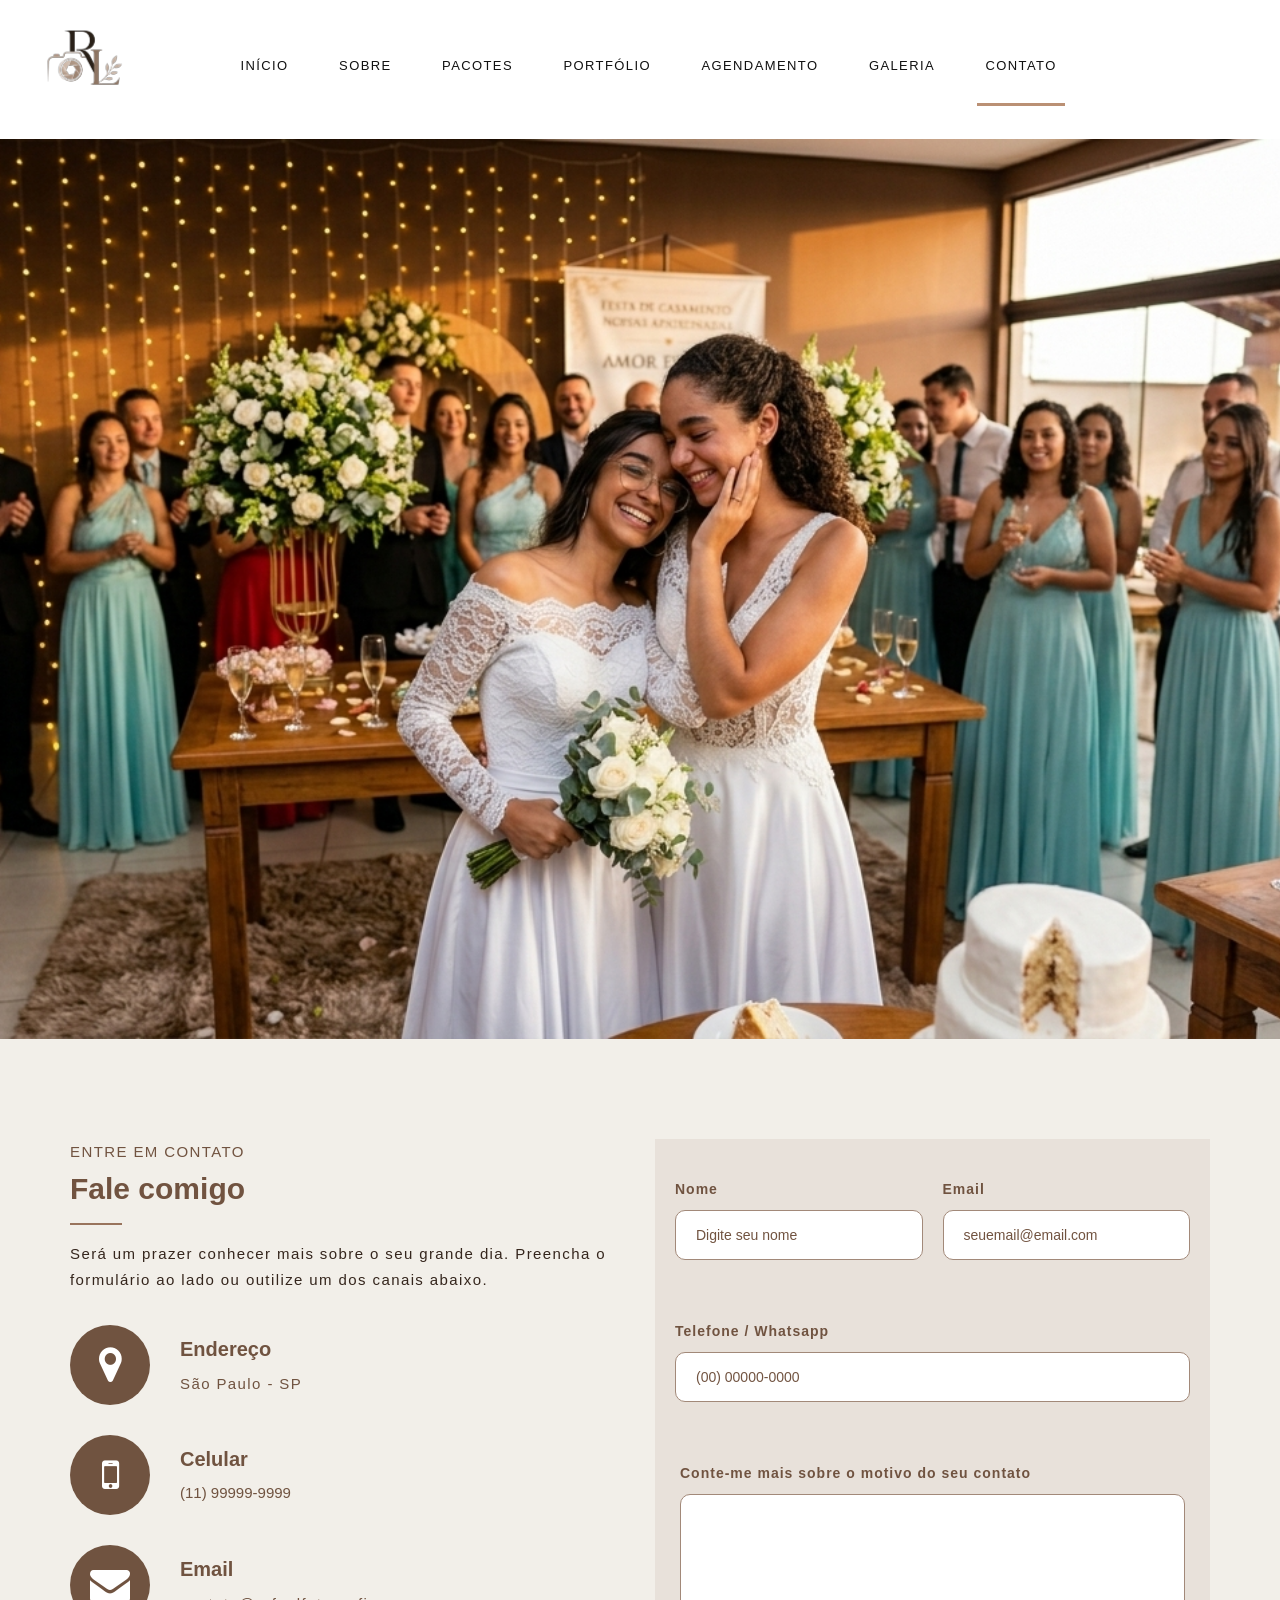
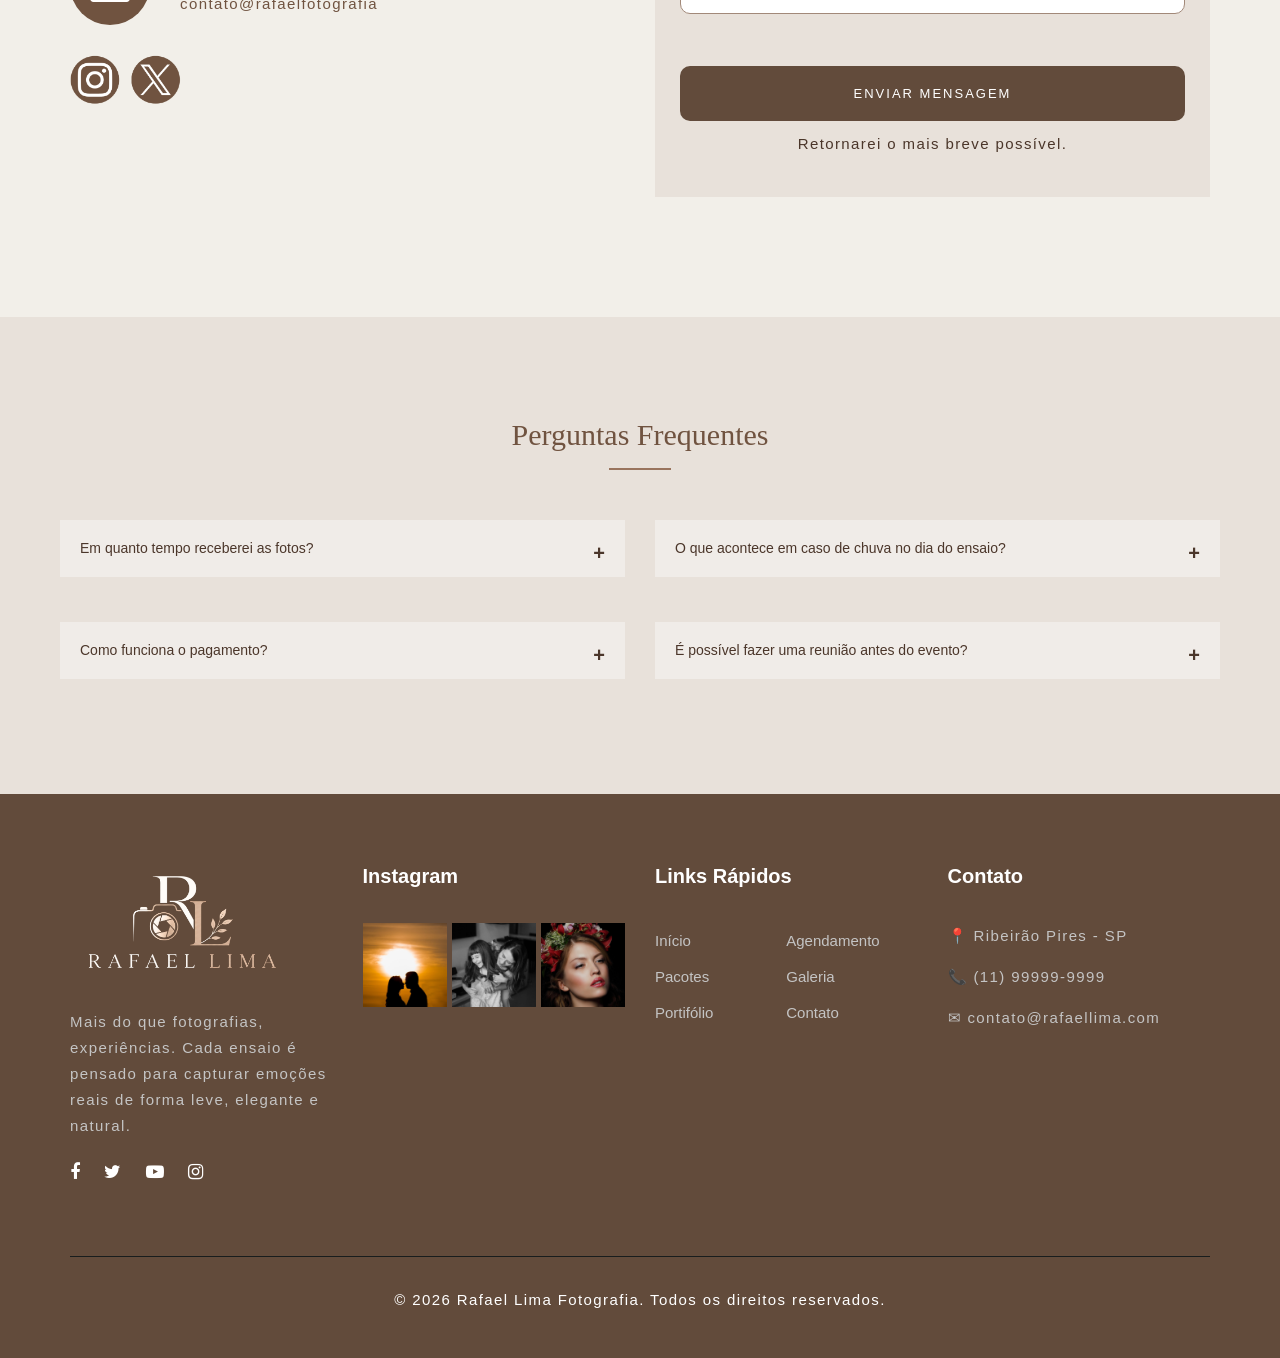
<file: contact.html>
<!DOCTYPE html>
<html lang="zxx">

<head>
    <meta charset="UTF-8">
    <meta name="description" content="Phozogy Template">
    <meta name="keywords" content="Phozogy, unica, creative, html">
    <meta name="viewport" content="width=device-width, initial-scale=1.0">
    <meta http-equiv="X-UA-Compatible" content="ie=edge">
    <title>Rafael Lima | Fotógrafo</title>

    <!-- Google Font -->
    <link href="https://fonts.googleapis.com/css?family=Quantico:400,700&display=swap" rel="stylesheet">
    <link href="https://fonts.googleapis.com/css?family=Open+Sans:400,600,700&display=swap" rel="stylesheet">

    <!-- Css Styles -->
    <link rel="stylesheet" href="css/bootstrap.min.css" type="text/css">
    <link rel="stylesheet" href="css/font-awesome.min.css" type="text/css">
    <link rel="stylesheet" href="css/elegant-icons.css" type="text/css">
    <link rel="stylesheet" href="css/owl.carousel.min.css" type="text/css">
    <link rel="stylesheet" href="css/magnific-popup.css" type="text/css">
    <link rel="stylesheet" href="css/slicknav.min.css" type="text/css">
    <link rel="stylesheet" href="css/style.css" type="text/css">
</head>

<body>
    <!-- Page Preloder -->
    <div id="preloder">
        <div class="loader"></div>
    </div>

    <!-- Header Section Begin -->
    <header class="header-section">
        <div class="container-fluid">
            <div class="row">
                <div class="col-lg-12">
                    <div class="logo" style="display: flex; align-items: center;">
                        <a href="./index.html" style="display: flex; align-items: center;">
                            <img src="img/logo4.svg" alt="" style="height: 55px; width: auto; display: block;">
                        </a>
                    </div>
                    <div class="mobile-menu-icon">
                        ☰
                    </div>
                    <nav class="nav-menu mobile-menu">
                        <ul><br>
                            <li><a href="./index.html">INÍCIO</a></li>
                            <li><a href="index.html#sobre">SOBRE</a></li>
                            <li><a href="pacotes.html">PACOTES</a></li>
                            <li><a href="./portfolio.html">PORTFÓLIO</a></li>
                            <li><a href="agendamento.html">AGENDAMENTO</a></li>
                            <li><a href="login.html">GALERIA</a></li>
                            <li class="active"><a href="contact.html">CONTATO</a></li>
                        </ul>
                    </nav>

                </div>
            </div>
        </div>
        <br>
    </header>
    <!-- Header End -->


    <!-- Contact Section Begin -->

   
    <section class="hero-section">
        <div class="hs-item set-bg" data-setbg="img/maygeo.png"></div>
    </section>

    <section class="contact-section spad">
        <div class="container">
            <div class="row">
                <div class="col-lg-6 col-md-6">
                    <div class="contact-text">
                        <p class="pcontato ">ENTRE EM CONTATO</p>
                        <h3>Fale comigo</h3>
                        <hr>
                        <p>Será um prazer conhecer mais sobre o seu grande dia. Preencha o formulário ao lado ou
                            outilize um dos canais abaixo.</p>
                        <div class="ct-item">
                            <div class="ct-icon">
                                <i class="fa fa-map-marker"></i>
                            </div>
                            <div class="ct-text">
                                <h5>Endereço</h5>
                                <p>São Paulo - SP</p>
                            </div>
                        </div>
                        <div class="ct-item">
                            <div class="ct-icon">
                                <i class="fa fa-mobile"></i>
                            </div>
                            <div class="ct-text">
                                <h5>Celular</h5>
                                <ul>
                                    <li>(11) 99999-9999</li>
                                </ul>
                            </div>
                        </div>
                        <div class="ct-item">
                            <div class="ct-icon">
                                <i class="fa fa-envelope"></i>
                            </div>
                            <div class="ct-text">
                                <h5>Email</h5>
                                <p>contato@rafaelfotografia</p>
                            </div>
                        </div>
                        <img class="iconContato" src="img/iconContato.png">
                    </div>
                    <br>
                </div>
                <div class="col-lg-6 col-md-6">
                    <div class="contact-form">

                        <!--linha 2721-->

                        <form action="#">

                            <div class="form-row">
                                <div class="form-group">
                                    <label for="nome">Nome</label>
                                    <input id="nome" type="text" placeholder="Digite seu nome">
                                </div>

                                <div class="form-group">
                                    <label for="email">Email</label>
                                    <input type="email" placeholder="seuemail@email.com">
                                </div>
                            </div>

                            <div class="form-row">
                                <div class="form-group">
                                    <label for="telefone">Telefone / Whatsapp</label>
                                    <input maxlength="15" id="telefone" type="tel" placeholder="(00) 00000-0000">
                                </div>


                            </div>


                            <label for="descricao">Conte-me mais sobre o motivo do seu contato</label>
                            <textarea id="descricao" placeholder=""></textarea>

                            <button type="submit" class="booking-btn">
                                ENVIAR MENSAGEM
                            </button>
                            <p class="pcontato">Retornarei o mais breve possível.</p>

                        </form>
                    </div> <!---  Fim do contato-form-->
                </div>
            </div>
        </div>
    </section>

    <section class="perguntas"> <!--Começo Perguntas Frequentes-->

        <div class="faq-container">

            <h3 style="font-family: 'Playfair Display',serif;">Perguntas Frequentes</h3>
            <hr>

            <div class="faq-grid">

                <div class="faq-item">
                    <details>
                        <summary>Em quanto tempo receberei as fotos?</summary>
                        <p>O prazo médio é de até 30 dias.</p>
                    </details>
                </div>

                <div class="faq-item">
                    <details>
                        <summary>O que acontece em caso de chuva no dia do ensaio?</summary>
                        <p>Caso as condições climáticas impeçam a realização do ensaio, uma nova data poderá ser
                            agendada sem custos adicionais.</p>
                    </details>
                </div>

                <div class="faq-item">
                    <details>
                        <summary>Como funciona o pagamento?</summary>
                        <p>O pagamento pode ser realizado via Pix, cartão de crédito ou boleto bancário.</p>
                    </details>
                </div>

                <div class="faq-item">
                    <details>
                        <summary>É possível fazer uma reunião antes do evento?</summary>
                        <p>Sim. Realizamos uma conversa prévia para entender suas expectativas, alinhar detalhes e
                            garantir que tudo ocorra da melhor forma possível.</p>
                    </details>
                </div>

            </div>

        </div>

    </section> <!--- Fim perguntas frequentes-->


    <!-- Contact Section End -->


    <!-- Footer Section Begin -->
    <footer class="footer-section">
        <div class="container">
            <div class="row">
                <div class="col-lg-3 col-md-6 col-sm-6">
                    <div class="fs-about">
                        <div class="fa-logo">
                            <a href="#">
                                <img style="width: 220px;" src="img/Design sem nome (1).png" alt="">
                            </a>
                        </div>
                        <p>Mais do que fotografias, experiências.
                            Cada ensaio é pensado para capturar emoções reais de forma leve, elegante e natural.</p>
                        <div class="fa-social">
                            <a href="#"><i class="fa fa-facebook"></i></a>
                            <a href="#"><i class="fa fa-twitter"></i></a>
                            <a href="#"><i class="fa fa-youtube-play"></i></a>
                            <a href="#"><i class="fa fa-instagram"></i></a>
                        </div>
                    </div>
                </div>
                <div class="col-lg-3 col-md-6 col-sm-6">
                    <div class="fs-widget">
                        <h5>Instagram</h5>
                        <div class="fw-instagram">
                            <img src="img/instagram/1.png" alt="">
                            <img src="img/instagram/2.png" alt="">
                            <img src="img/instagram/3.png" alt="">
                        </div>
                    </div>
                </div>
                <div class="col-lg-3 col-md-6 col-sm-6">
                    <div class="fs-widget">
                        <h5>Links Rápidos</h5>
                        <ul>
                            <li><a href="index.html">Início</a></li>
                            <li><a href="pacotes.html">Pacotes</a></li>
                            <li><a href="portfolio.html">Portifólio</a></li>
                        </ul>
                        <ul>
                            <li><a href="agendamento.html">Agendamento</a></li>
                            <li><a href="galeria.html">Galeria</a></li>
                            <li><a href="contact.html">Contato</a></li>
                        </ul>
                    </div>
                </div>
                <div class="col-lg-3 col-md-6 col-sm-6">
                    <div class="fs-widget">
                        <h5>Contato</h5>
                        <p>📍 Ribeirão Pires - SP</p>
                        <p>📞 (11) 99999-9999</p>
                        <p>✉ contato@rafaellima.com</p>






                    </div>
                </div>
                <div class="col-lg-12">
                    <div class="copyright-text">
                        <p>© 2026 Rafael Lima Fotografia. Todos os direitos reservados.


                        </p>
                    </div>
                </div>
            </div>
        </div>
    </footer>
    <!-- Footer Section End -->

    <!-- Search model Begin -->
    <div class="search-model">
        <div class="h-100 d-flex align-items-center justify-content-center">
            <div class="search-close-switch">+</div>
            <form class="search-model-form">
                <input type="text" id="search-input" placeholder="Search here.....">
            </form>
        </div>
    </div>
    <!-- Search model end -->

    <!-- Js Plugins -->
    <script src="js/jquery-3.3.1.min.js"></script>
    <script src="js/bootstrap.min.js"></script>
    <script src="js/jquery.magnific-popup.min.js"></script>
    <script src="js/isotope.pkgd.min.js"></script>
    <script src="js/masonry.pkgd.min.js"></script>
    <script src="js/jquery.slicknav.js"></script>
    <script src="js/owl.carousel.min.js"></script>
    <script src="js/main.js"></script>
    <script src="js/menu.js"></script>
    <script>

        const telefone = document.getElementById('telefone');

        telefone.addEventListener('input', function () {

            let valor = this.value.replace(/\D/g, '');

            valor = valor.replace(/^(\d{2})(\d)/g, '($1) $2');
            valor = valor.replace(/(\d{5})(\d)/, '$1-$2');

            this.value = valor;



        });
        // Primeira letra maiúscula no nome
        const nome = document.getElementById('nome');

        nome.addEventListener('blur', function () {

            this.value = this.value
                .toLowerCase()
                .replace(/\b\w/g, letra => letra.toUpperCase());

        });
    </script>
</body>

</html>
</file>
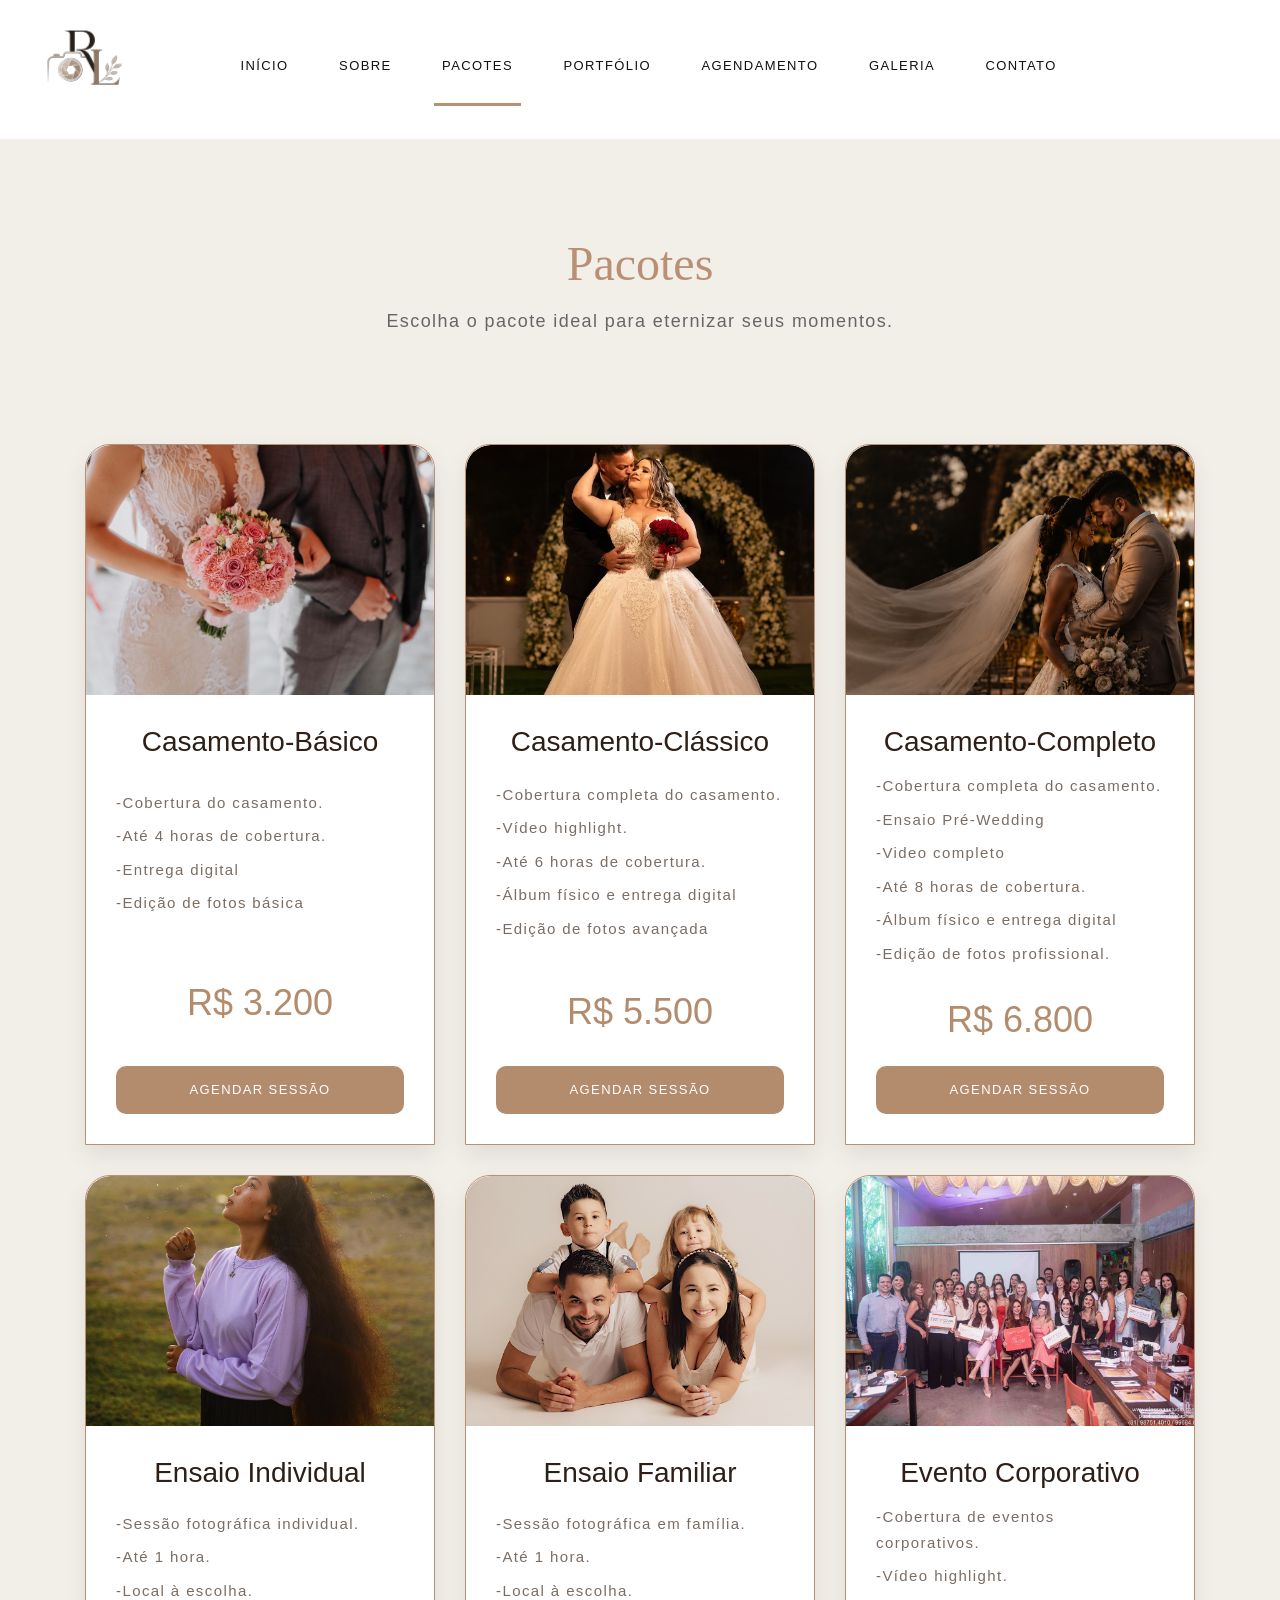
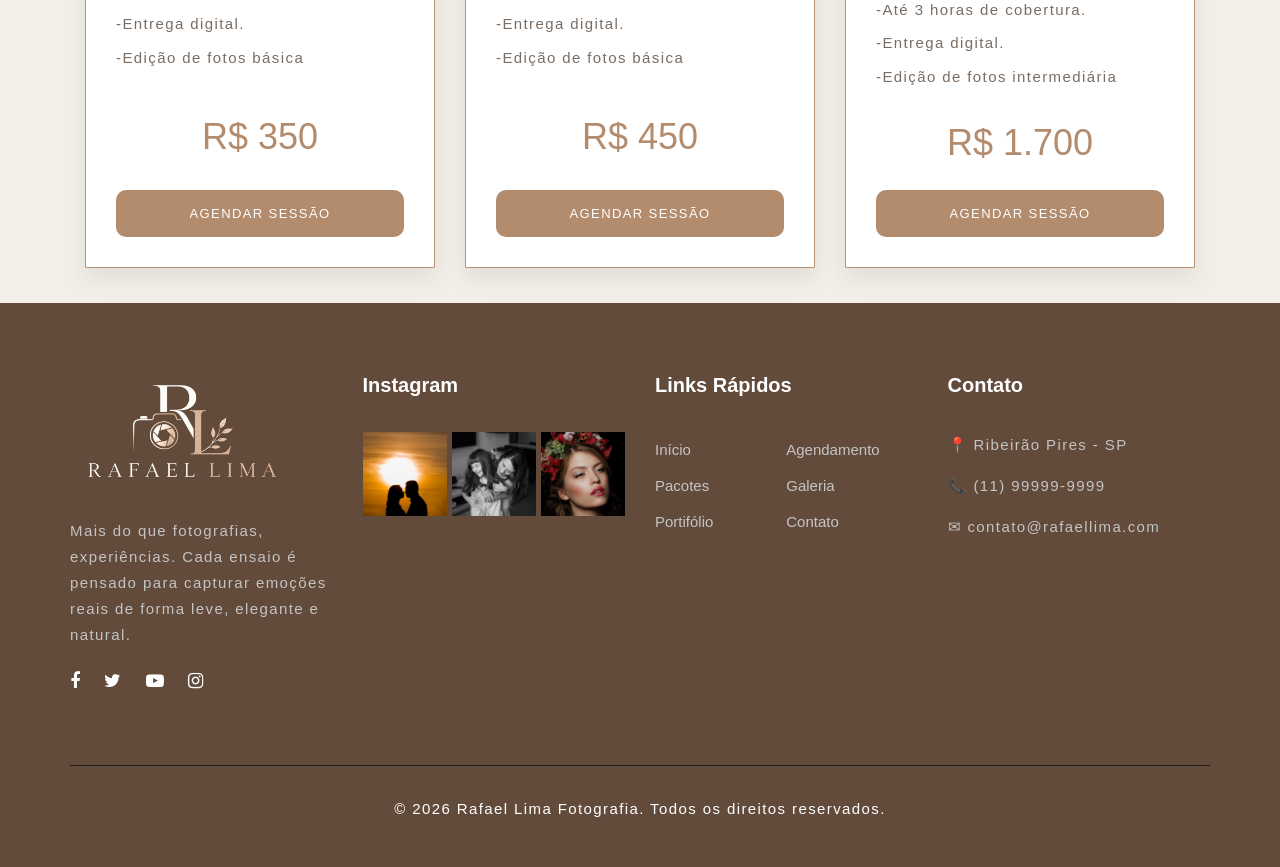
<file: pacotes.html>
<!DOCTYPE html>
<html lang="zxx">

<head>
    <meta charset="UTF-8">
    <meta name="description" content="Phozogy Template">
    <meta name="keywords" content="Phozogy, unica, creative, html">
    <meta name="viewport" content="width=device-width, initial-scale=1.0">
    <meta http-equiv="X-UA-Compatible" content="ie=edge">
    <title>Rafael Lima | Fotógrafo</title>

    <!-- Google Font -->
    <link href="https://fonts.googleapis.com/css?family=Quantico:400,700&display=swap" rel="stylesheet">
    <link href="https://fonts.googleapis.com/css?family=Open+Sans:400,600,700&display=swap" rel="stylesheet">

    <!-- Css Styles -->
    <link rel="stylesheet" href="css/bootstrap.min.css" type="text/css">
    <link rel="stylesheet" href="css/font-awesome.min.css" type="text/css">
    <link rel="stylesheet" href="css/elegant-icons.css" type="text/css">
    <link rel="stylesheet" href="css/owl.carousel.min.css" type="text/css">
    <link rel="stylesheet" href="css/magnific-popup.css" type="text/css">
    <link rel="stylesheet" href="css/slicknav.min.css" type="text/css">
    <link rel="stylesheet" href="css/style.css" type="text/css">
</head>

<body>
    <!-- Page Preloder -->
    <div id="preloder">
        <div class="loader"></div>
    </div>

   <header class="header-section">
        <div class="container-fluid">
            <div class="row">
                <div class="col-lg-12">
                    <div class="logo" style="display: flex; align-items: center;">
                        <a href="./index.html" style="display: flex; align-items: center;">
                            <img src="img/logo4.svg" alt="" style="height: 55px; width: auto; display: block;">
                        </a>
                    </div>
                    <div class="mobile-menu-icon">
                        ☰
                    </div>
                   <nav class="nav-menu mobile-menu">
                        <ul><br>
                            <li><a href="./index.html">INÍCIO</a></li>
                            <li><a href="index.html#sobre">SOBRE</a></li>
                            <li class="active" ><a href="pacotes.html">PACOTES</a></li>
                            <li><a href="./portfolio.html">PORTFÓLIO</a></li>
                            <li><a href="agendamento.html">AGENDAMENTO</a></li>
                            <li><a href="login.html">GALERIA</a></li>
                            <li><a href="contact.html">CONTATO</a></li>
                        </ul>
                    </nav>

                </div>
            </div>
        </div>
        <br>
    </header>
    <!-- Header End -->


    <!--section de pacotes-->
    <br><br><br><br>
    <section class="pricing-section spad">
        <div class="container">

            <div class="section-title pricing-title">
                <h2 style="color: #BA9074; text-align: center;">Pacotes</h2>
                <p style="font-size: 18px;">Escolha o pacote ideal para eternizar seus momentos.</p>
            </div>

            <div class="pricing-cards">

                <!-- CARD1 -->
                <div class="pricing-card">

                    <img src="img/tudo/casamento/9.jpg" alt="Casamento Básico">

                    <div class="card-content">

                        <h3>Casamento-Básico</h3>
                        <div class="cardp">
                            <p>-Cobertura do casamento.</p>
                            <p>-Até 4 horas de cobertura.</p>
                            <p>-Entrega digital</p>
                            <p>-Edição de fotos básica</p>
                        </div>
                        <br>
                        <h2>R$ 3.200</h2>

                        <a href="agendamento.html" class="card-btn">
                            AGENDAR SESSÃO
                        </a>

                    </div>
                </div>

                <!-- CARD2 -->
                <div class="pricing-card">

                    <img src="img/tudo/casamento/2.jpg" alt="Casamento classico">

                    <div class="card-content">

                        <h3>Casamento-Clássico</h3>
                        <div class="cardp">
                            <p>-Cobertura completa do casamento.</p>
                            <p>-Vídeo highlight.</p>
                            <p>-Até 6 horas de cobertura.</p>
                            <p>-Álbum físico e entrega digital</p>
                            <p>-Edição de fotos avançada</p>
                        </div>
                        <br>
                        <h2>R$ 5.500</h2>

                        <a href="agendamento.html" class="card-btn">
                            AGENDAR SESSÃO
                        </a>

                    </div>
                </div>

                <!-- CARD3 -->
                <div class="pricing-card">

                    <img src="img/card1.png" alt="Casamento Completo">

                    <div class="card-content">

                        <h3>Casamento-Completo</h3>
                        <div class="cardp">
                            <p>-Cobertura completa do casamento.</p>
                            <p>-Ensaio Pré-Wedding</p>
                            <p>-Video completo</p>
                            <p>-Até 8 horas de cobertura.</p>
                            <p>-Álbum físico e entrega digital</p>
                            <p>-Edição de fotos profissional.</p>
                        </div>
                        <br>
                        <h2>R$ 6.800</h2>

                        <a href="agendamento.html" class="card-btn">
                            AGENDAR SESSÃO
                        </a>

                    </div>
                </div>

                <!-- CARD4 -->
                <div class="pricing-card">

                    <img src="img/tudo/individual/2.jpg" alt="Casamento Luxo">

                    <div class="card-content">

                        <h3>Ensaio Individual</h3>
                        <div class="cardp">
                            <p>-Sessão fotográfica individual.</p>
                            <p>-Até 1 hora.</p>
                            <p>-Local à escolha.</p>
                            <p>-Entrega digital.</p>
                            <p>-Edição de fotos básica</p>
                        </div>
                        <br>
                        <h2>R$ 350</h2>

                        <a href="agendamento.html" class="card-btn">
                            AGENDAR SESSÃO
                        </a>

                    </div>
                </div>

                <!-- CARD5 -->
                <div class="pricing-card">

                    <img src="img/tudo/familia/1.jpg" alt="Casamento Luxo">

                    <div class="card-content">

                        <h3>Ensaio Familiar</h3>
                        <div class="cardp">
                            <p>-Sessão fotográfica em família.</p>
                            <p>-Até 1 hora.</p>
                            <p>-Local à escolha.</p>
                            <p>-Entrega digital.</p>
                            <p>-Edição de fotos básica</p>

                        </div>
                        <br>
                        <h2>R$ 450</h2>

                        <a href="agendamento.html" class="card-btn">
                            AGENDAR SESSÃO
                        </a>

                    </div>
                </div>

                <!-- CARD6 -->
                <div class="pricing-card">

                    <img src="img/tudo/corporativo/1.jpg" alt="Casamento Luxo">

                    <div class="card-content">

                        <h3>Evento Corporativo</h3>
                        <div class="cardp">
                            <p>-Cobertura de eventos corporativos.</p>
                            <p>-Vídeo highlight. </p>
                            <p>-Até 3 horas de cobertura.</p>
                            <p>-Entrega digital.</p>
                            <p>-Edição de fotos intermediária</p>

                        </div>
                        <br>
                        <h2>R$ 1.700</h2>

                        <a href="agendamento.html" class="card-btn">
                            AGENDAR SESSÃO
                        </a>

                    </div>
                </div>


            </div>
        </div>
    </section>
    <!--fim section de pacotes-->


    <!-- Footer Section Begin -->
    <footer class="footer-section">
        <div class="container">
            <div class="row">
                <div class="col-lg-3 col-md-6 col-sm-6">
                    <div class="fs-about">
                        <div class="fa-logo">
                            <a href="#">
                                <img style="width: 220px;" src="img/Design sem nome (1).png" alt="">
                            </a>
                        </div>
                        <p>Mais do que fotografias, experiências.
                            Cada ensaio é pensado para capturar emoções reais de forma leve, elegante e natural.</p>
                        <div class="fa-social">
                            <a href="#"><i class="fa fa-facebook"></i></a>
                            <a href="#"><i class="fa fa-twitter"></i></a>
                            <a href="#"><i class="fa fa-youtube-play"></i></a>
                            <a href="#"><i class="fa fa-instagram"></i></a>
                        </div>
                    </div>
                </div>
                <div class="col-lg-3 col-md-6 col-sm-6">
                    <div class="fs-widget">
                        <h5>Instagram</h5>
                        <div class="fw-instagram">
                            <img src="img/instagram/1.png" alt="">
                            <img src="img/instagram/2.png" alt="">
                            <img src="img/instagram/3.png" alt="">
                        </div>
                    </div>
                </div>
                <div class="col-lg-3 col-md-6 col-sm-6">
                    <div class="fs-widget">
                        <h5>Links Rápidos</h5>
                        <ul>
                            <li><a href="index.html">Início</a></li>
                            <li><a href="pacotes.html">Pacotes</a></li>
                            <li><a href="portfolio.html">Portifólio</a></li>
                        </ul>
                        <ul>
                            <li><a href="agendamento.html">Agendamento</a></li>
                            <li><a href="galeria.html">Galeria</a></li>
                            <li><a href="contact.html">Contato</a></li>
                        </ul>
                    </div>
                </div>
                <div class="col-lg-3 col-md-6 col-sm-6">
                    <div class="fs-widget">
                        <h5>Contato</h5>
                        <p>📍 Ribeirão Pires - SP</p>
                        <p>📞 (11) 99999-9999</p>
                        <p>✉ contato@rafaellima.com</p>



                    </div>
                </div>
                <div class="col-lg-12">
                    <div class="copyright-text">
                        <p>© 2026 Rafael Lima Fotografia. Todos os direitos reservados.

                        </p>
                    </div>
                </div>
            </div>
        </div>
    </footer>
    <!-- Footer Section End -->

    <!-- Search model Begin -->
    <div class="search-model">
        <div class="h-100 d-flex align-items-center justify-content-center">
            <div class="search-close-switch">+</div>
            <form class="search-model-form">
                <input type="text" id="search-input" placeholder="Search here.....">
            </form>
        </div>
    </div>
    <!-- Search model end -->

    <!-- Js Plugins -->
    <script src="js/jquery-3.3.1.min.js"></script>
    <script src="js/bootstrap.min.js"></script>
    <script src="js/jquery.magnific-popup.min.js"></script>
    <script src="js/isotope.pkgd.min.js"></script>
    <script src="js/masonry.pkgd.min.js"></script>
    <script src="js/jquery.slicknav.js"></script>
    <script src="js/owl.carousel.min.js"></script>
    <script src="js/main.js"></script>
    <script src="js/menu.js"></script>
    <script>
        window.addEventListener("scroll", function () {
            const header = document.querySelector(".header-section");

            if (window.scrollY > 100) {
                header.classList.add("header-normal");
            } else {
                header.classList.remove("header-normal");
            }
        });
    </script>
</body>

</html>
</file>
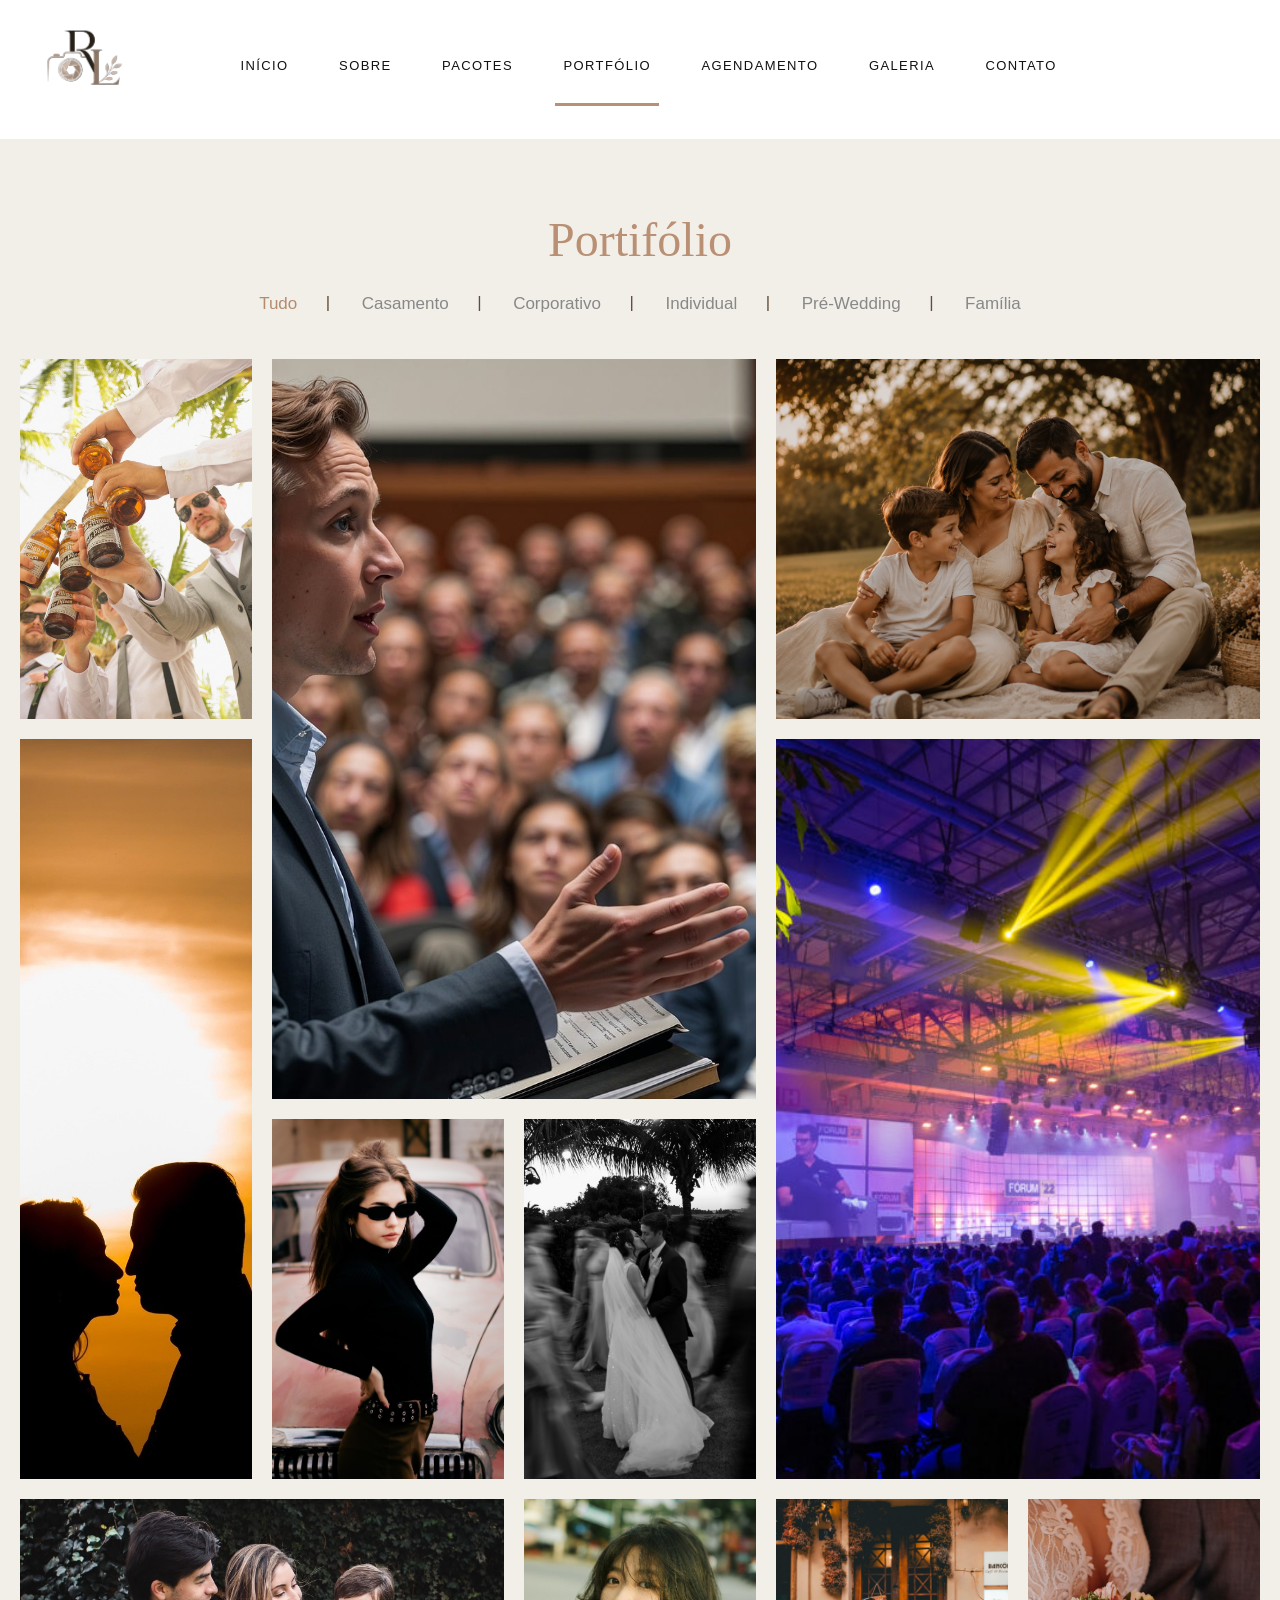
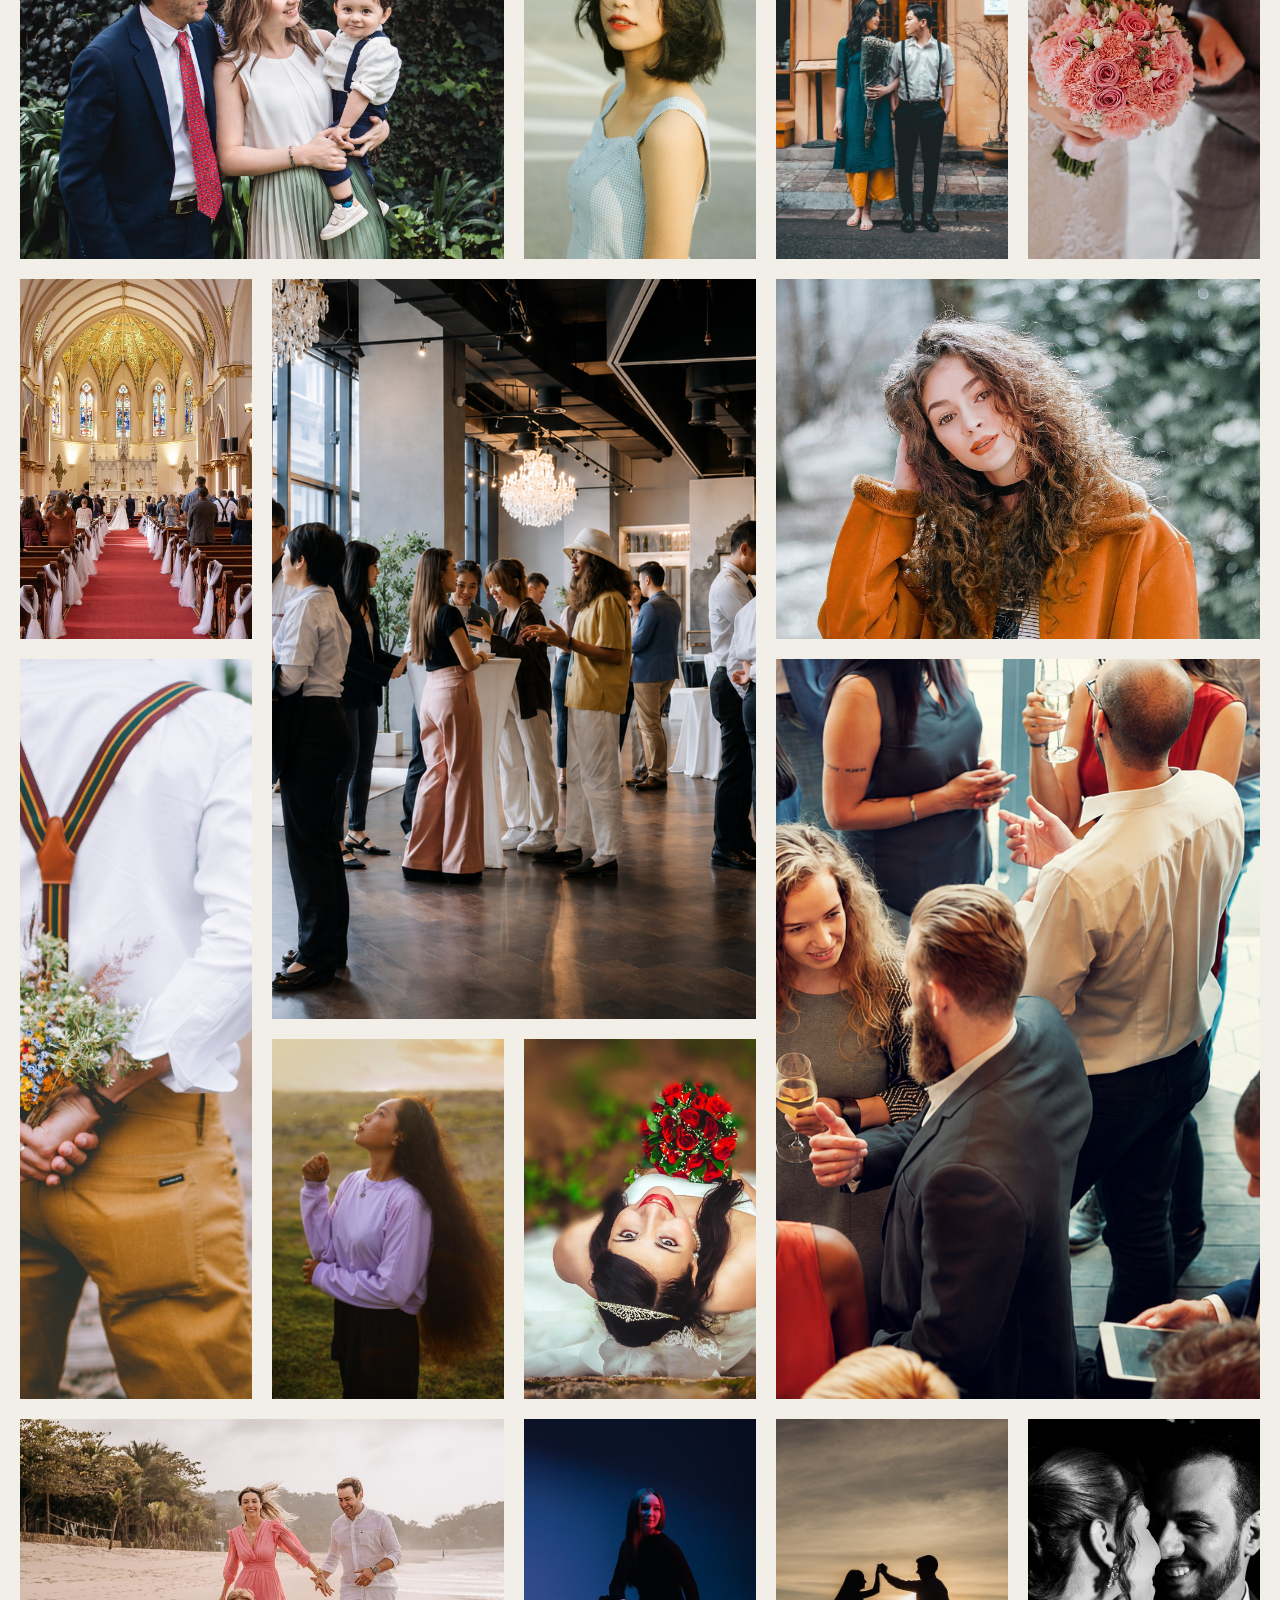
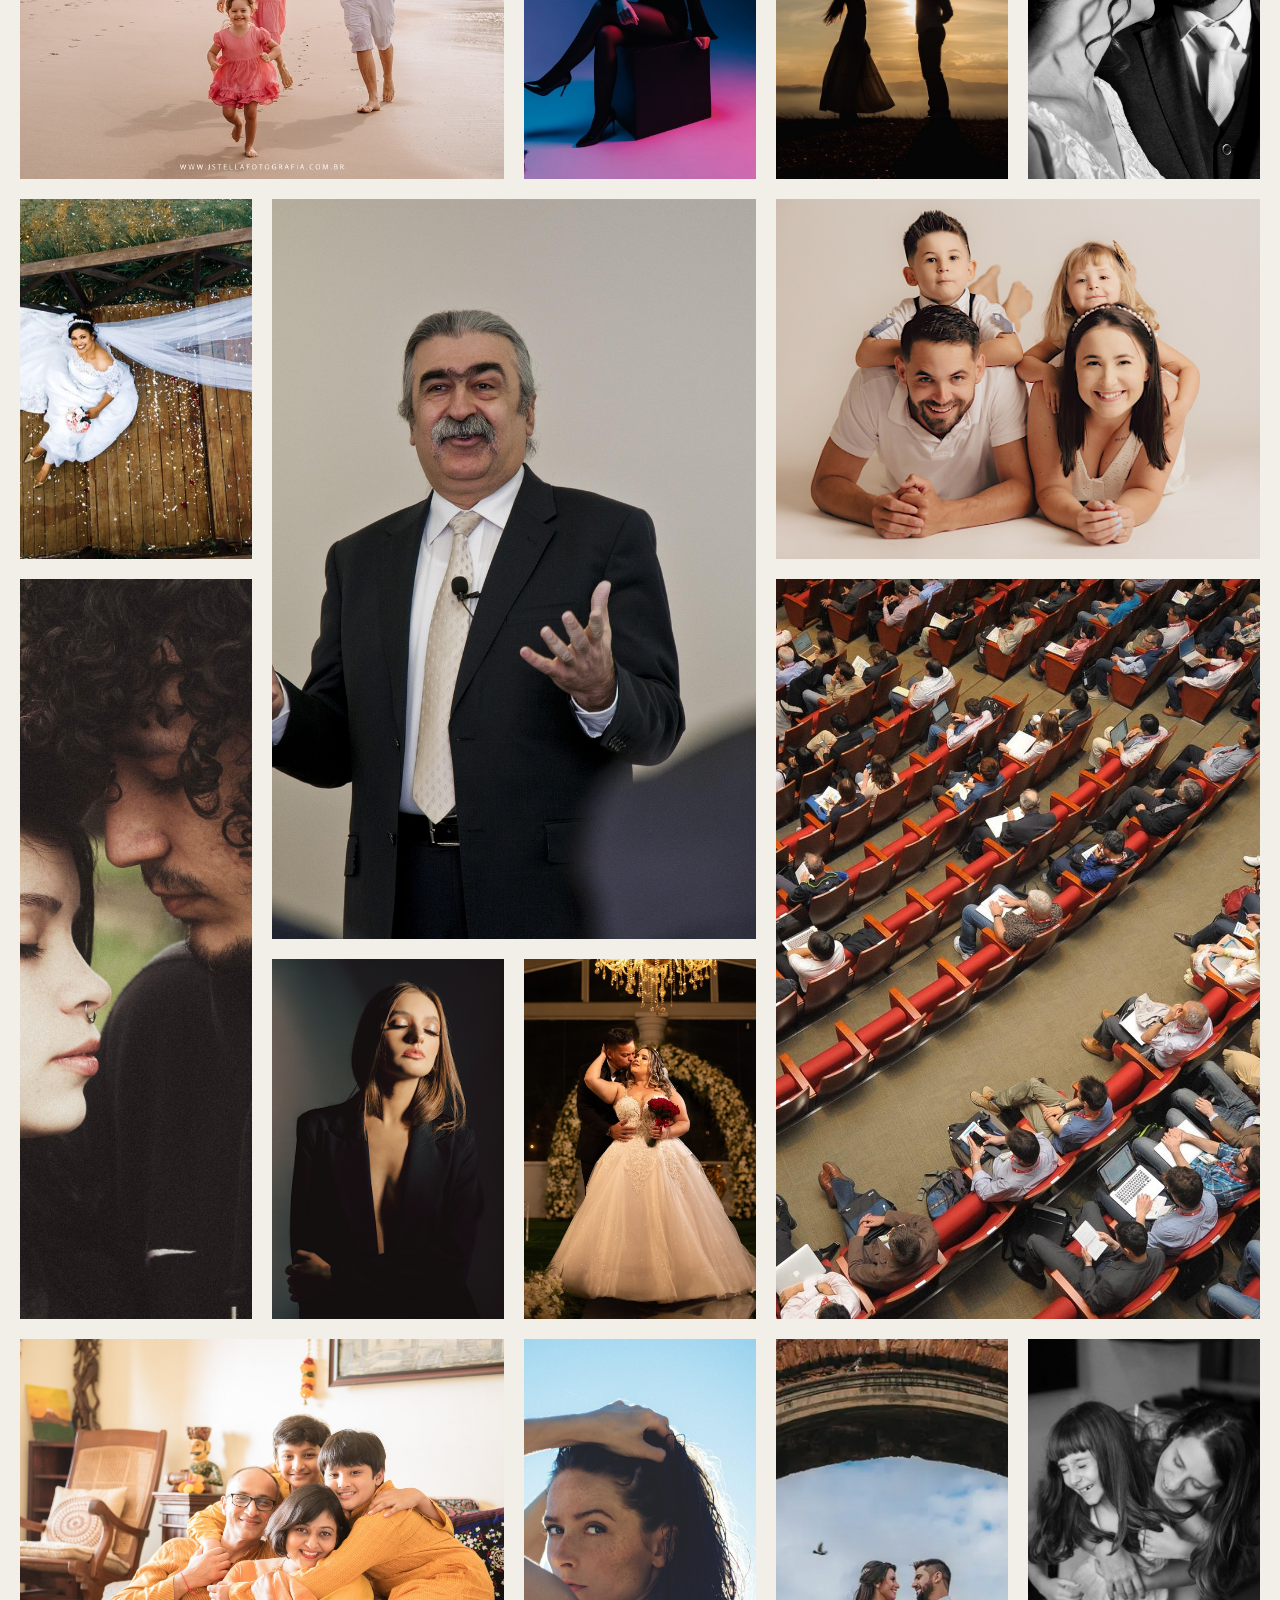
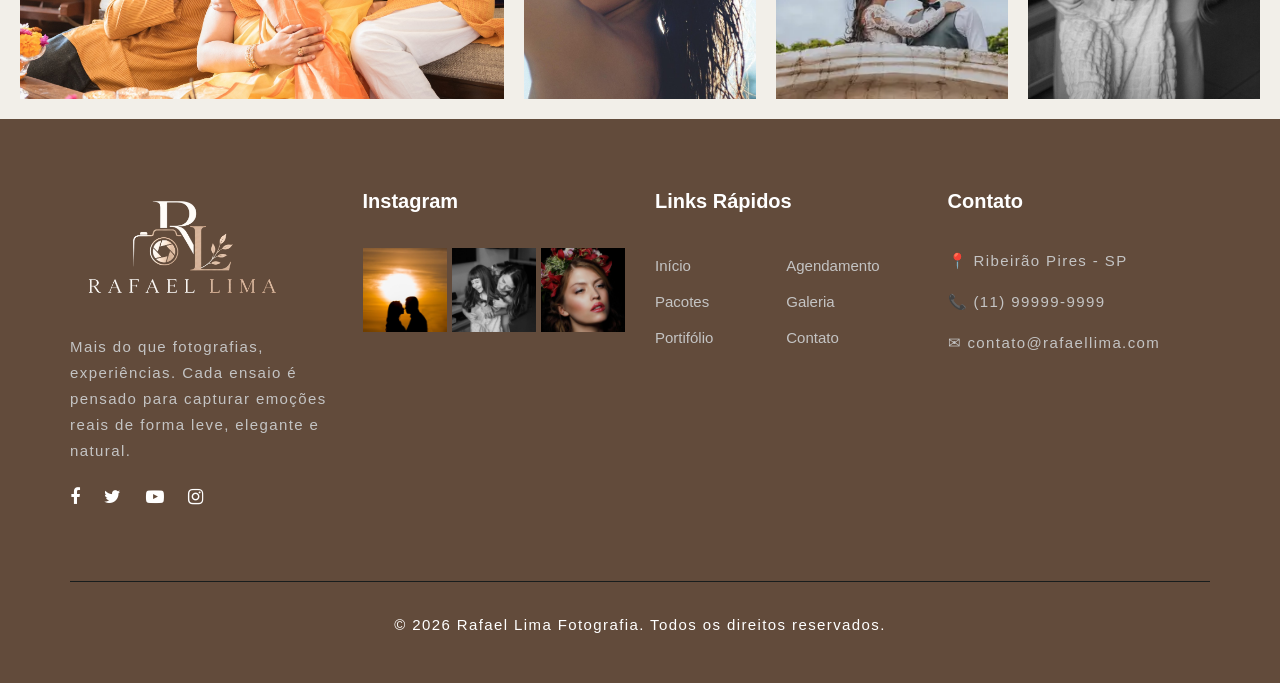
<file: portfolio.html>
<!DOCTYPE html>
<html lang="zxx">

<head>
    <meta charset="UTF-8">
    <meta name="description" content="Phozogy Template">
    <meta name="keywords" content="Phozogy, unica, creative, html">
    <meta name="viewport" content="width=device-width, initial-scale=1.0">
    <meta http-equiv="X-UA-Compatible" content="ie=edge">
    <title>Rafael Lima | Fotógrafo</title>

    <!-- Google Font -->
    <link href="https://fonts.googleapis.com/css?family=Quantico:400,700&display=swap" rel="stylesheet">
    <link href="https://fonts.googleapis.com/css?family=Open+Sans:400,600,700&display=swap" rel="stylesheet">

    <!-- Css Styles -->
    <link rel="stylesheet" href="css/bootstrap.min.css" type="text/css">
    <link rel="stylesheet" href="css/font-awesome.min.css" type="text/css">
    <link rel="stylesheet" href="css/elegant-icons.css" type="text/css">
    <link rel="stylesheet" href="css/owl.carousel.min.css" type="text/css">
    <link rel="stylesheet" href="css/magnific-popup.css" type="text/css">
    <link rel="stylesheet" href="css/slicknav.min.css" type="text/css">
    <link rel="stylesheet" href="css/style.css" type="text/css">
</head>

<body>
    <!-- Page Preloder -->
    <div id="preloder">
        <div class="loader"></div>
    </div>

    <!-- Header Section Begin -->
    <header class="header-section">
        <div class="container-fluid">
            <div class="row">
                <div class="col-lg-12">
                    <div class="logo" style="display: flex; align-items: center;">
                        <a href="./index.html" style="display: flex; align-items: center;">
                            <img src="img/logo4.svg" alt="" style="height: 55px; width: auto; display: block;">
                        </a>
                    </div>
                    <div class="mobile-menu-icon">
                        ☰
                    </div>
                   <nav class="nav-menu mobile-menu">
                        <ul><br>
                            <li><a href="./index.html">INÍCIO</a></li>
                            <li><a href="index.html#sobre">SOBRE</a></li>
                            <li><a href="pacotes.html">PACOTES</a></li>
                            <li  class="active"><a href="./portfolio.html">PORTFÓLIO</a></li>
                            <li><a href="agendamento.html">AGENDAMENTO</a></li>
                            <li><a href="login.html">GALERIA</a></li>
                            <li><a href="contact.html">CONTATO</a></li>
                        </ul>
                    </nav>

                </div>
            </div>
        </div>
        <br>
    </header>
    <!-- Header End -->
    <br><br><br>

    <!-- Portfolio Section Begin -->
    <section class="portfolio-section portfolio-page spad">
        <div class="container">
            <div class="row">
                <div class="col-lg-12">
                    <div class="section-title">
                        <h2 style="color: #BA9074; text-align: center;">Portifólio</h2>
                    </div>
                    <div class="filter-controls">
                        <ul>
                            <li class="active" data-filter="*">Tudo</li>
                            <li data-filter=".casamento">Casamento</li>
                            <li data-filter=".corporativo">Corporativo</li>
                            <li data-filter=".individual">Individual</li>
                            <li data-filter=".prewedding">Pré-Wedding</li>
                            <li data-filter=".familia">Família</li>
                        </ul>
                    </div>
                </div>
            </div>
        </div>
        <div class="container-fluid">
            <div class="row">
                <div class="col-lg-12 p-0">
                    <div class="portfolio-filter">



                        <div class="pf-item set-bg casamento" data-setbg="img/tudo/casamento/7.jpg">
                            <a href="img/tudo/casamento/7.jpg" class="pf-icon image-popup"><span
                                    class="icon_plus"></span></a>
                            <div class="pf-text">
                                <h4>CASAMENTO</h4>

                            </div>
                        </div>

                        <div class="pf-item large-width large-height set-bg corporativo"
                            data-setbg="img/tudo/corporativo/5.jpg">
                            <a href="img/tudo/corporativo/5.jpg" class="pf-icon image-popup"><span
                                    class="icon_plus"></span></a>
                            <div class="pf-text">
                                <h4>CORPORATIVO</h4>

                            </div>
                        </div>

                        <div class="pf-item large-width set-bg familia" data-setbg="img/tudo/familia/11.png">
                            <a href="img/tudo/familia/11.png" class="pf-icon image-popup"><span
                                    class="icon_plus"></span></a>
                            <div class="pf-text">
                                <h4>FAMÍLIA</h4>
                            </div>
                        </div>

                        <div class="pf-item large-height set-bg prewedding" data-setbg="img/tudo/pre-wedding/5.jpg">
                            <a href="img/tudo/pre-wedding/5.jpg" class="pf-icon image-popup"><span
                                    class="icon_plus"></span></a>
                            <div class="pf-text">
                                <h4>PRÉ-WEDDING</h4>
                            </div>
                        </div>

                        <div class="pf-item set-bg individual" data-setbg="img/tudo/individual/5.jpg">
                            <a href="img/tudo/individual/5.jpg" class="pf-icon image-popup"><span
                                    class="icon_plus"></span></a>
                            <div class="pf-text">
                                <h4>INDIVIDUAL</h4>
                            </div>
                        </div>

                        <div class="pf-item set-bg casamento" data-setbg="img/tudo/casamento/8.jpg">
                            <a href="img/tudo/casamento/8.jpg" class="pf-icon image-popup"><span
                                    class="icon_plus"></span></a>
                            <div class="pf-text">
                                <h4>CASAMENTO</h4>
                            </div>
                        </div>

                        <div class="pf-item large-width large-height set-bg corporativo"
                            data-setbg="img/tudo/corporativo/4.jpg">
                            <a href="img/tudo/corporativo/4.jpg" class="pf-icon image-popup"><span
                                    class="icon_plus"></span></a>
                            <div class="pf-text">
                                <h4>CORPORATIVO</h4>
                            </div>
                        </div>

                        <div class="pf-item large-width set-bg familia" data-setbg="img/tudo/familia/8.jpg">
                            <a href="img/tudo/familia/8.jpg" class="pf-icon image-popup"><span
                                    class="icon_plus"></span></a>
                            <div class="pf-text">
                                <h4>FAMÍLIA</h4>
                            </div>
                        </div>
                        <div class="pf-item set-bg individual" data-setbg="img/tudo/individual/10.jpg">
                            <a href="img/tudo/individual/10.jpg" class="pf-icon image-popup"><span
                                    class="icon_plus"></span></a>
                            <div class="pf-text">
                                <h4>INDIVIDUAL</h4>
                            </div>
                        </div>


                        <div class="pf-item set-bg prewedding" data-setbg="img/tudo/pre-wedding/8.jpg">
                            <a href="img/tudo/pre-wedding/8.jpg" class="pf-icon image-popup"><span
                                    class="icon_plus"></span></a>
                            <div class="pf-text">
                                <h4>PRÉ-WEDDING</h4>
                            </div>
                        </div>

                        <div class="pf-item set-bg casamento" data-setbg="img/tudo/casamento/9.jpg">
                            <a href="img/tudo/casamento/9.jpg" class="pf-icon image-popup"><span
                                    class="icon_plus"></span></a>
                            <div class="pf-text">
                                <h4>CASAMENTO</h4>
                            </div>
                        </div>




                        <div class="pf-item set-bg casamento" data-setbg="img/tudo/casamento/4.jpg">
                            <a href="img/tudo/casamento/4.jpg" class="pf-icon image-popup"><span
                                    class="icon_plus"></span></a>
                            <div class="pf-text">
                                <h4>CASAMENTO</h4>

                            </div>
                        </div>

                        <div class="pf-item large-width large-height set-bg corporativo"
                            data-setbg="img/tudo/corporativo/8.png">
                            <a href="img/tudo/corporativo/8.png" class="pf-icon image-popup"><span
                                    class="icon_plus"></span></a>
                            <div class="pf-text">
                                <h4>CORPORATIVO</h4>

                            </div>
                        </div>

                        <div class="pf-item large-width set-bg indiviual" data-setbg="img/tudo/individual/8.jpg">
                            <a href="img/tudo/individual/8.jpg" class="pf-icon image-popup"><span
                                    class="icon_plus"></span></a>
                            <div class="pf-text">
                                <h4>INDIVIDUAL</h4>
                            </div>
                        </div>

                        <div class="pf-item large-height set-bg prewedding" data-setbg="img/tudo/pre-wedding/3.jpg">
                            <a href="img/tudo/pre-wedding/3.jpg" class="pf-icon image-popup"><span
                                    class="icon_plus"></span></a>
                            <div class="pf-text">
                                <h4>PRÉ-WEDDING</h4>
                            </div>
                        </div>

                        <div class="pf-item set-bg individual" data-setbg="img/tudo/individual/2.jpg">
                            <a href="img/tudo/individual/2.jpg" class="pf-icon image-popup"><span
                                    class="icon_plus"></span></a>
                            <div class="pf-text">
                                <h4>INDIVIDUAL</h4>
                            </div>
                        </div>

                        <div class="pf-item set-bg casamento" data-setbg="img/tudo/casamento/5.jpg">
                            <a href="img/tudo/casamento/5.jpg" class="pf-icon image-popup"><span
                                    class="icon_plus"></span></a>
                            <div class="pf-text">
                                <h4>CASAMENTO</h4>
                            </div>
                        </div>

                        <div class="pf-item large-width large-height set-bg corporativo"
                            data-setbg="img/tudo/corporativo/6.png">
                            <a href="img/tudo/corporativo/6.png" class="pf-icon image-popup"><span
                                    class="icon_plus"></span></a>
                            <div class="pf-text">
                                <h4>CORPORATIVO</h4>
                            </div>
                        </div>

                        <div class="pf-item large-width set-bg familia" data-setbg="img/tudo/familia/44.jpg">
                            <a href="img/tudo/familia/44.jpg" class="pf-icon image-popup"><span
                                    class="icon_plus"></span></a>
                            <div class="pf-text">
                                <h4>FAMÍLIA</h4>
                            </div>
                        </div>
                        <div class="pf-item set-bg individual" data-setbg="img/tudo/individual/4.jpg">
                            <a href="img/tudo/individual/4.jpg" class="pf-icon image-popup"><span
                                    class="icon_plus"></span></a>
                            <div class="pf-text">
                                <h4>INDIVIDUAL</h4>
                            </div>
                        </div>


                        <div class="pf-item set-bg prewedding" data-setbg="img/tudo/pre-wedding/4.jpg">
                            <a href="img/tudo/pre-wedding/4.jpg" class="pf-icon image-popup"><span
                                    class="icon_plus"></span></a>
                            <div class="pf-text">
                                <h4>PRÉ-WEDDING</h4>
                            </div>
                        </div>

                        <div class="pf-item set-bg casamento" data-setbg="img/tudo/casamento/6.jpg">
                            <a href="img/tudo/casamento/6.jpg" class="pf-icon image-popup"><span
                                    class="icon_plus"></span></a>
                            <div class="pf-text">
                                <h4>CASAMENTO</h4>
                            </div>
                        </div>



                        
                        <div class="pf-item set-bg casamento" data-setbg="img/tudo/casamento/1.jpg">
                            <a href="img/tudo/casamento/1.jpg" class="pf-icon image-popup"><span
                                    class="icon_plus"></span></a>
                            <div class="pf-text">
                                <h4>CASAMENTO</h4>

                            </div>
                        </div>

                        <div class="pf-item large-width large-height set-bg corporativo"
                            data-setbg="img/tudo/corporativo/3.jpg">
                            <a href="img/tudo/corporativo/3.jpg" class="pf-icon image-popup"><span
                                    class="icon_plus"></span></a>
                            <div class="pf-text">
                                <h4>CORPORATIVO</h4>

                            </div>
                        </div>

                        <div class="pf-item large-width set-bg familia" data-setbg="img/tudo/familia/1.jpg">
                            <a href="img/tudo/familia/1.jpg" class="pf-icon image-popup"><span
                                    class="icon_plus"></span></a>
                            <div class="pf-text">
                                <h4>FAMÍLIA</h4>
                            </div>
                        </div>

                        <div class="pf-item large-height set-bg prewedding" data-setbg="img/tudo/pre-wedding/1.jpg">
                            <a href="img/tudo/pre-wedding/1.jpg" class="pf-icon image-popup"><span
                                    class="icon_plus"></span></a>
                            <div class="pf-text">
                                <h4>PRÉ-WEDDING</h4>
                            </div>
                        </div>

                        <div class="pf-item set-bg individual" data-setbg="img/tudo/individual/1.jpg">
                            <a href="img/tudo/individual/1.jpg" class="pf-icon image-popup"><span
                                    class="icon_plus"></span></a>
                            <div class="pf-text">
                                <h4>INDIVIDUAL</h4>
                            </div>
                        </div>

                        <div class="pf-item set-bg casamento" data-setbg="img/tudo/casamento/2.jpg">
                            <a href="img/tudo/casamento/2.jpg" class="pf-icon image-popup"><span
                                    class="icon_plus"></span></a>
                            <div class="pf-text">
                                <h4>CASAMENTO</h4>
                            </div>
                        </div>

                        <div class="pf-item large-width large-height set-bg corporativo"
                            data-setbg="img/tudo/corporativo/2.jpg">
                            <a href="img/tudo/corporativo/2.jpg" class="pf-icon image-popup"><span
                                    class="icon_plus"></span></a>
                            <div class="pf-text">
                                <h4>CORPORATIVO</h4>
                            </div>
                        </div>

                        <div class="pf-item large-width set-bg familia" data-setbg="img/tudo/familia/3.jpg">
                            <a href="img/tudo/familia/3.jpg" class="pf-icon image-popup"><span
                                    class="icon_plus"></span></a>
                            <div class="pf-text">
                                <h4>FAMÍLIA</h4>
                            </div>
                        </div>
                        <div class="pf-item set-bg individual" data-setbg="img/tudo/individual/3.jpg">
                            <a href="img/tudo/individual/3.jpg" class="pf-icon image-popup"><span
                                    class="icon_plus"></span></a>
                            <div class="pf-text">
                                <h4>INDIVIDUAL</h4>
                            </div>
                        </div>


                        <div class="pf-item set-bg prewedding" data-setbg="img/tudo/pre-wedding/2.webp">
                            <a href="img/tudo/pre-wedding/2.webp" class="pf-icon image-popup"><span
                                    class="icon_plus"></span></a>
                            <div class="pf-text">
                                <h4>PRÉ-WEDDING</h4>
                            </div>
                        </div>

                        <div class="pf-item set-bg familia" data-setbg="img/tudo/familia/9.jpg">
                            <a href="img/tudo/familia/9.jpg" class="pf-icon image-popup"><span
                                    class="icon_plus"></span></a>
                            <div class="pf-text">
                                <h4>FAMÍLIA</h4>
                            </div>
                        </div>

                    </div>
                </div>
            </div>
        </div>
    </section>
    <!-- Portfolio Section End -->

    <!-- Footer Section Begin -->
    <footer class="footer-section">
        <div class="container">
            <div class="row">
                <div class="col-lg-3 col-md-6 col-sm-6">
                    <div class="fs-about">
                        <div class="fa-logo">
                            <a href="#">
                                <img style="width: 220px;" src="img/Design sem nome (1).png" alt="">
                            </a>
                        </div>
                        <p>Mais do que fotografias, experiências.
                            Cada ensaio é pensado para capturar emoções reais de forma leve, elegante e natural.</p>
                        <div class="fa-social">
                            <a href="#"><i class="fa fa-facebook"></i></a>
                            <a href="#"><i class="fa fa-twitter"></i></a>
                            <a href="#"><i class="fa fa-youtube-play"></i></a>
                            <a href="#"><i class="fa fa-instagram"></i></a>
                        </div>
                    </div>
                </div>
                <div class="col-lg-3 col-md-6 col-sm-6">
                    <div class="fs-widget">
                        <h5>Instagram</h5>
                        <div class="fw-instagram">
                            <img src="img/instagram/1.png" alt="">
                            <img src="img/instagram/2.png" alt="">
                            <img src="img/instagram/3.png" alt="">
                        </div>
                    </div>
                </div>
                <div class="col-lg-3 col-md-6 col-sm-6">
                    <div class="fs-widget">
                        <h5>Links Rápidos</h5>
                        <ul>
                            <li><a href="index.html">Início</a></li>
                            <li><a href="pacotes.html">Pacotes</a></li>
                            <li><a href="portfolio.html">Portifólio</a></li>
                        </ul>
                        <ul>
                            <li><a href="agendamento.html">Agendamento</a></li>
                            <li><a href="galeria.html">Galeria</a></li>
                            <li><a href="contato.html">Contato</a></li>
                        </ul>
                    </div>
                </div>
                <div class="col-lg-3 col-md-6 col-sm-6">
                    <div class="fs-widget">
                        <h5>Contato</h5>
                        <p>📍 Ribeirão Pires - SP</p>
                        <p>📞 (11) 99999-9999</p>
                        <p>✉ contato@rafaellima.com</p>



                    </div>
                </div>
                <div class="col-lg-12">
                    <div class="copyright-text">
                        <p>© 2026 Rafael Lima Fotografia. Todos os direitos reservados.

                        </p>
                    </div>
                </div>
            </div>
        </div>
    </footer>
    <!-- Footer Section End -->

    <!-- Search model Begin -->
    <div class="search-model">
        <div class="h-100 d-flex align-items-center justify-content-center">
            <div class="search-close-switch">+</div>
            <form class="search-model-form">
                <input type="text" id="search-input" placeholder="Search here.....">
            </form>
        </div>
    </div>
    <!-- Search model end -->

    <!-- Js Plugins -->
    <script src="js/jquery-3.3.1.min.js"></script>
    <script src="js/bootstrap.min.js"></script>
    <script src="js/jquery.magnific-popup.min.js"></script>
    <script src="js/isotope.pkgd.min.js"></script>
    <script src="js/masonry.pkgd.min.js"></script>
    <script src="js/jquery.slicknav.js"></script>
    <script src="js/owl.carousel.min.js"></script>
    <script src="js/main.js"></script>
    <script src="js/menu.js"></script>
</body>

</html>
</file>
<file: css/elegant-icons.css>
@font-face {
	font-family: 'ElegantIcons';
	src:url('../fonts/ElegantIcons.eot');
	src:url('../fonts/ElegantIcons.eot?#iefix') format('embedded-opentype'),
		url('../fonts/ElegantIcons.woff') format('woff'),
		url('../fonts/ElegantIcons.ttf') format('truetype'),
		url('../fonts/ElegantIcons.svg#ElegantIcons') format('svg');
	font-weight: normal;
	font-style: normal;
}

/* Use the following CSS code if you want to use data attributes for inserting your icons */
[data-icon]:before {
	font-family: 'ElegantIcons';
	content: attr(data-icon);
	speak: none;
	font-weight: normal;
	font-variant: normal;
	text-transform: none;
	line-height: 1;
	-webkit-font-smoothing: antialiased;
	-moz-osx-font-smoothing: grayscale;
}

/* Use the following CSS code if you want to have a class per icon */
/*
Instead of a list of all class selectors,
you can use the generic selector below, but it's slower:
[class*="your-class-prefix"] {
*/
.arrow_up, .arrow_down, .arrow_left, .arrow_right, .arrow_left-up, .arrow_right-up, .arrow_right-down, .arrow_left-down, .arrow-up-down, .arrow_up-down_alt, .arrow_left-right_alt, .arrow_left-right, .arrow_expand_alt2, .arrow_expand_alt, .arrow_condense, .arrow_expand, .arrow_move, .arrow_carrot-up, .arrow_carrot-down, .arrow_carrot-left, .arrow_carrot-right, .arrow_carrot-2up, .arrow_carrot-2down, .arrow_carrot-2left, .arrow_carrot-2right, .arrow_carrot-up_alt2, .arrow_carrot-down_alt2, .arrow_carrot-left_alt2, .arrow_carrot-right_alt2, .arrow_carrot-2up_alt2, .arrow_carrot-2down_alt2, .arrow_carrot-2left_alt2, .arrow_carrot-2right_alt2, .arrow_triangle-up, .arrow_triangle-down, .arrow_triangle-left, .arrow_triangle-right, .arrow_triangle-up_alt2, .arrow_triangle-down_alt2, .arrow_triangle-left_alt2, .arrow_triangle-right_alt2, .arrow_back, .icon_minus-06, .icon_plus, .icon_close, .icon_check, .icon_minus_alt2, .icon_plus_alt2, .icon_close_alt2, .icon_check_alt2, .icon_zoom-out_alt, .icon_zoom-in_alt, .icon_search, .icon_box-empty, .icon_box-selected, .icon_minus-box, .icon_plus-box, .icon_box-checked, .icon_circle-empty, .icon_circle-slelected, .icon_stop_alt2, .icon_stop, .icon_pause_alt2, .icon_pause, .icon_menu, .icon_menu-square_alt2, .icon_menu-circle_alt2, .icon_ul, .icon_ol, .icon_adjust-horiz, .icon_adjust-vert, .icon_document_alt, .icon_documents_alt, .icon_pencil, .icon_pencil-edit_alt, .icon_pencil-edit, .icon_folder-alt, .icon_folder-open_alt, .icon_folder-add_alt, .icon_info_alt, .icon_error-oct_alt, .icon_error-circle_alt, .icon_error-triangle_alt, .icon_question_alt2, .icon_question, .icon_comment_alt, .icon_chat_alt, .icon_vol-mute_alt, .icon_volume-low_alt, .icon_volume-high_alt, .icon_quotations, .icon_quotations_alt2, .icon_clock_alt, .icon_lock_alt, .icon_lock-open_alt, .icon_key_alt, .icon_cloud_alt, .icon_cloud-upload_alt, .icon_cloud-download_alt, .icon_image, .icon_images, .icon_lightbulb_alt, .icon_gift_alt, .icon_house_alt, .icon_genius, .icon_mobile, .icon_tablet, .icon_laptop, .icon_desktop, .icon_camera_alt, .icon_mail_alt, .icon_cone_alt, .icon_ribbon_alt, .icon_bag_alt, .icon_creditcard, .icon_cart_alt, .icon_paperclip, .icon_tag_alt, .icon_tags_alt, .icon_trash_alt, .icon_cursor_alt, .icon_mic_alt, .icon_compass_alt, .icon_pin_alt, .icon_pushpin_alt, .icon_map_alt, .icon_drawer_alt, .icon_toolbox_alt, .icon_book_alt, .icon_calendar, .icon_film, .icon_table, .icon_contacts_alt, .icon_headphones, .icon_lifesaver, .icon_piechart, .icon_refresh, .icon_link_alt, .icon_link, .icon_loading, .icon_blocked, .icon_archive_alt, .icon_heart_alt, .icon_star_alt, .icon_star-half_alt, .icon_star, .icon_star-half, .icon_tools, .icon_tool, .icon_cog, .icon_cogs, .arrow_up_alt, .arrow_down_alt, .arrow_left_alt, .arrow_right_alt, .arrow_left-up_alt, .arrow_right-up_alt, .arrow_right-down_alt, .arrow_left-down_alt, .arrow_condense_alt, .arrow_expand_alt3, .arrow_carrot_up_alt, .arrow_carrot-down_alt, .arrow_carrot-left_alt, .arrow_carrot-right_alt, .arrow_carrot-2up_alt, .arrow_carrot-2dwnn_alt, .arrow_carrot-2left_alt, .arrow_carrot-2right_alt, .arrow_triangle-up_alt, .arrow_triangle-down_alt, .arrow_triangle-left_alt, .arrow_triangle-right_alt, .icon_minus_alt, .icon_plus_alt, .icon_close_alt, .icon_check_alt, .icon_zoom-out, .icon_zoom-in, .icon_stop_alt, .icon_menu-square_alt, .icon_menu-circle_alt, .icon_document, .icon_documents, .icon_pencil_alt, .icon_folder, .icon_folder-open, .icon_folder-add, .icon_folder_upload, .icon_folder_download, .icon_info, .icon_error-circle, .icon_error-oct, .icon_error-triangle, .icon_question_alt, .icon_comment, .icon_chat, .icon_vol-mute, .icon_volume-low, .icon_volume-high, .icon_quotations_alt, .icon_clock, .icon_lock, .icon_lock-open, .icon_key, .icon_cloud, .icon_cloud-upload, .icon_cloud-download, .icon_lightbulb, .icon_gift, .icon_house, .icon_camera, .icon_mail, .icon_cone, .icon_ribbon, .icon_bag, .icon_cart, .icon_tag, .icon_tags, .icon_trash, .icon_cursor, .icon_mic, .icon_compass, .icon_pin, .icon_pushpin, .icon_map, .icon_drawer, .icon_toolbox, .icon_book, .icon_contacts, .icon_archive, .icon_heart, .icon_profile, .icon_group, .icon_grid-2x2, .icon_grid-3x3, .icon_music, .icon_pause_alt, .icon_phone, .icon_upload, .icon_download, .social_facebook, .social_twitter, .social_pinterest, .social_googleplus, .social_tumblr, .social_tumbleupon, .social_wordpress, .social_instagram, .social_dribbble, .social_vimeo, .social_linkedin, .social_rss, .social_deviantart, .social_share, .social_myspace, .social_skype, .social_youtube, .social_picassa, .social_googledrive, .social_flickr, .social_blogger, .social_spotify, .social_delicious, .social_facebook_circle, .social_twitter_circle, .social_pinterest_circle, .social_googleplus_circle, .social_tumblr_circle, .social_stumbleupon_circle, .social_wordpress_circle, .social_instagram_circle, .social_dribbble_circle, .social_vimeo_circle, .social_linkedin_circle, .social_rss_circle, .social_deviantart_circle, .social_share_circle, .social_myspace_circle, .social_skype_circle, .social_youtube_circle, .social_picassa_circle, .social_googledrive_alt2, .social_flickr_circle, .social_blogger_circle, .social_spotify_circle, .social_delicious_circle, .social_facebook_square, .social_twitter_square, .social_pinterest_square, .social_googleplus_square, .social_tumblr_square, .social_stumbleupon_square, .social_wordpress_square, .social_instagram_square, .social_dribbble_square, .social_vimeo_square, .social_linkedin_square, .social_rss_square, .social_deviantart_square, .social_share_square, .social_myspace_square, .social_skype_square, .social_youtube_square, .social_picassa_square, .social_googledrive_square, .social_flickr_square, .social_blogger_square, .social_spotify_square, .social_delicious_square, .icon_printer, .icon_calulator, .icon_building, .icon_floppy, .icon_drive, .icon_search-2, .icon_id, .icon_id-2, .icon_puzzle, .icon_like, .icon_dislike, .icon_mug, .icon_currency, .icon_wallet, .icon_pens, .icon_easel, .icon_flowchart, .icon_datareport, .icon_briefcase, .icon_shield, .icon_percent, .icon_globe, .icon_globe-2, .icon_target, .icon_hourglass, .icon_balance, .icon_rook, .icon_printer-alt, .icon_calculator_alt, .icon_building_alt, .icon_floppy_alt, .icon_drive_alt, .icon_search_alt, .icon_id_alt, .icon_id-2_alt, .icon_puzzle_alt, .icon_like_alt, .icon_dislike_alt, .icon_mug_alt, .icon_currency_alt, .icon_wallet_alt, .icon_pens_alt, .icon_easel_alt, .icon_flowchart_alt, .icon_datareport_alt, .icon_briefcase_alt, .icon_shield_alt, .icon_percent_alt, .icon_globe_alt, .icon_clipboard {
	font-family: 'ElegantIcons';
	speak: none;
	font-style: normal;
	font-weight: normal;
	font-variant: normal;
	text-transform: none;
	line-height: 1;
	-webkit-font-smoothing: antialiased;
}
.arrow_up:before {
	content: "\21";
}
.arrow_down:before {
	content: "\22";
}
.arrow_left:before {
	content: "\23";
}
.arrow_right:before {
	content: "\24";
}
.arrow_left-up:before {
	content: "\25";
}
.arrow_right-up:before {
	content: "\26";
}
.arrow_right-down:before {
	content: "\27";
}
.arrow_left-down:before {
	content: "\28";
}
.arrow-up-down:before {
	content: "\29";
}
.arrow_up-down_alt:before {
	content: "\2a";
}
.arrow_left-right_alt:before {
	content: "\2b";
}
.arrow_left-right:before {
	content: "\2c";
}
.arrow_expand_alt2:before {
	content: "\2d";
}
.arrow_expand_alt:before {
	content: "\2e";
}
.arrow_condense:before {
	content: "\2f";
}
.arrow_expand:before {
	content: "\30";
}
.arrow_move:before {
	content: "\31";
}
.arrow_carrot-up:before {
	content: "\32";
}
.arrow_carrot-down:before {
	content: "\33";
}
.arrow_carrot-left:before {
	content: "\34";
}
.arrow_carrot-right:before {
	content: "\35";
}
.arrow_carrot-2up:before {
	content: "\36";
}
.arrow_carrot-2down:before {
	content: "\37";
}
.arrow_carrot-2left:before {
	content: "\38";
}
.arrow_carrot-2right:before {
	content: "\39";
}
.arrow_carrot-up_alt2:before {
	content: "\3a";
}
.arrow_carrot-down_alt2:before {
	content: "\3b";
}
.arrow_carrot-left_alt2:before {
	content: "\3c";
}
.arrow_carrot-right_alt2:before {
	content: "\3d";
}
.arrow_carrot-2up_alt2:before {
	content: "\3e";
}
.arrow_carrot-2down_alt2:before {
	content: "\3f";
}
.arrow_carrot-2left_alt2:before {
	content: "\40";
}
.arrow_carrot-2right_alt2:before {
	content: "\41";
}
.arrow_triangle-up:before {
	content: "\42";
}
.arrow_triangle-down:before {
	content: "\43";
}
.arrow_triangle-left:before {
	content: "\44";
}
.arrow_triangle-right:before {
	content: "\45";
}
.arrow_triangle-up_alt2:before {
	content: "\46";
}
.arrow_triangle-down_alt2:before {
	content: "\47";
}
.arrow_triangle-left_alt2:before {
	content: "\48";
}
.arrow_triangle-right_alt2:before {
	content: "\49";
}
.arrow_back:before {
	content: "\4a";
}
.icon_minus-06:before {
	content: "\4b";
}
.icon_plus:before {
	content: "\4c";
}
.icon_close:before {
	content: "\4d";
}
.icon_check:before {
	content: "\4e";
}
.icon_minus_alt2:before {
	content: "\4f";
}
.icon_plus_alt2:before {
	content: "\50";
}
.icon_close_alt2:before {
	content: "\51";
}
.icon_check_alt2:before {
	content: "\52";
}
.icon_zoom-out_alt:before {
	content: "\53";
}
.icon_zoom-in_alt:before {
	content: "\54";
}
.icon_search:before {
	content: "\55";
}
.icon_box-empty:before {
	content: "\56";
}
.icon_box-selected:before {
	content: "\57";
}
.icon_minus-box:before {
	content: "\58";
}
.icon_plus-box:before {
	content: "\59";
}
.icon_box-checked:before {
	content: "\5a";
}
.icon_circle-empty:before {
	content: "\5b";
}
.icon_circle-slelected:before {
	content: "\5c";
}
.icon_stop_alt2:before {
	content: "\5d";
}
.icon_stop:before {
	content: "\5e";
}
.icon_pause_alt2:before {
	content: "\5f";
}
.icon_pause:before {
	content: "\60";
}
.icon_menu:before {
	content: "\61";
}
.icon_menu-square_alt2:before {
	content: "\62";
}
.icon_menu-circle_alt2:before {
	content: "\63";
}
.icon_ul:before {
	content: "\64";
}
.icon_ol:before {
	content: "\65";
}
.icon_adjust-horiz:before {
	content: "\66";
}
.icon_adjust-vert:before {
	content: "\67";
}
.icon_document_alt:before {
	content: "\68";
}
.icon_documents_alt:before {
	content: "\69";
}
.icon_pencil:before {
	content: "\6a";
}
.icon_pencil-edit_alt:before {
	content: "\6b";
}
.icon_pencil-edit:before {
	content: "\6c";
}
.icon_folder-alt:before {
	content: "\6d";
}
.icon_folder-open_alt:before {
	content: "\6e";
}
.icon_folder-add_alt:before {
	content: "\6f";
}
.icon_info_alt:before {
	content: "\70";
}
.icon_error-oct_alt:before {
	content: "\71";
}
.icon_error-circle_alt:before {
	content: "\72";
}
.icon_error-triangle_alt:before {
	content: "\73";
}
.icon_question_alt2:before {
	content: "\74";
}
.icon_question:before {
	content: "\75";
}
.icon_comment_alt:before {
	content: "\76";
}
.icon_chat_alt:before {
	content: "\77";
}
.icon_vol-mute_alt:before {
	content: "\78";
}
.icon_volume-low_alt:before {
	content: "\79";
}
.icon_volume-high_alt:before {
	content: "\7a";
}
.icon_quotations:before {
	content: "\7b";
}
.icon_quotations_alt2:before {
	content: "\7c";
}
.icon_clock_alt:before {
	content: "\7d";
}
.icon_lock_alt:before {
	content: "\7e";
}
.icon_lock-open_alt:before {
	content: "\e000";
}
.icon_key_alt:before {
	content: "\e001";
}
.icon_cloud_alt:before {
	content: "\e002";
}
.icon_cloud-upload_alt:before {
	content: "\e003";
}
.icon_cloud-download_alt:before {
	content: "\e004";
}
.icon_image:before {
	content: "\e005";
}
.icon_images:before {
	content: "\e006";
}
.icon_lightbulb_alt:before {
	content: "\e007";
}
.icon_gift_alt:before {
	content: "\e008";
}
.icon_house_alt:before {
	content: "\e009";
}
.icon_genius:before {
	content: "\e00a";
}
.icon_mobile:before {
	content: "\e00b";
}
.icon_tablet:before {
	content: "\e00c";
}
.icon_laptop:before {
	content: "\e00d";
}
.icon_desktop:before {
	content: "\e00e";
}
.icon_camera_alt:before {
	content: "\e00f";
}
.icon_mail_alt:before {
	content: "\e010";
}
.icon_cone_alt:before {
	content: "\e011";
}
.icon_ribbon_alt:before {
	content: "\e012";
}
.icon_bag_alt:before {
	content: "\e013";
}
.icon_creditcard:before {
	content: "\e014";
}
.icon_cart_alt:before {
	content: "\e015";
}
.icon_paperclip:before {
	content: "\e016";
}
.icon_tag_alt:before {
	content: "\e017";
}
.icon_tags_alt:before {
	content: "\e018";
}
.icon_trash_alt:before {
	content: "\e019";
}
.icon_cursor_alt:before {
	content: "\e01a";
}
.icon_mic_alt:before {
	content: "\e01b";
}
.icon_compass_alt:before {
	content: "\e01c";
}
.icon_pin_alt:before {
	content: "\e01d";
}
.icon_pushpin_alt:before {
	content: "\e01e";
}
.icon_map_alt:before {
	content: "\e01f";
}
.icon_drawer_alt:before {
	content: "\e020";
}
.icon_toolbox_alt:before {
	content: "\e021";
}
.icon_book_alt:before {
	content: "\e022";
}
.icon_calendar:before {
	content: "\e023";
}
.icon_film:before {
	content: "\e024";
}
.icon_table:before {
	content: "\e025";
}
.icon_contacts_alt:before {
	content: "\e026";
}
.icon_headphones:before {
	content: "\e027";
}
.icon_lifesaver:before {
	content: "\e028";
}
.icon_piechart:before {
	content: "\e029";
}
.icon_refresh:before {
	content: "\e02a";
}
.icon_link_alt:before {
	content: "\e02b";
}
.icon_link:before {
	content: "\e02c";
}
.icon_loading:before {
	content: "\e02d";
}
.icon_blocked:before {
	content: "\e02e";
}
.icon_archive_alt:before {
	content: "\e02f";
}
.icon_heart_alt:before {
	content: "\e030";
}
.icon_star_alt:before {
	content: "\e031";
}
.icon_star-half_alt:before {
	content: "\e032";
}
.icon_star:before {
	content: "\e033";
}
.icon_star-half:before {
	content: "\e034";
}
.icon_tools:before {
	content: "\e035";
}
.icon_tool:before {
	content: "\e036";
}
.icon_cog:before {
	content: "\e037";
}
.icon_cogs:before {
	content: "\e038";
}
.arrow_up_alt:before {
	content: "\e039";
}
.arrow_down_alt:before {
	content: "\e03a";
}
.arrow_left_alt:before {
	content: "\e03b";
}
.arrow_right_alt:before {
	content: "\e03c";
}
.arrow_left-up_alt:before {
	content: "\e03d";
}
.arrow_right-up_alt:before {
	content: "\e03e";
}
.arrow_right-down_alt:before {
	content: "\e03f";
}
.arrow_left-down_alt:before {
	content: "\e040";
}
.arrow_condense_alt:before {
	content: "\e041";
}
.arrow_expand_alt3:before {
	content: "\e042";
}
.arrow_carrot_up_alt:before {
	content: "\e043";
}
.arrow_carrot-down_alt:before {
	content: "\e044";
}
.arrow_carrot-left_alt:before {
	content: "\e045";
}
.arrow_carrot-right_alt:before {
	content: "\e046";
}
.arrow_carrot-2up_alt:before {
	content: "\e047";
}
.arrow_carrot-2dwnn_alt:before {
	content: "\e048";
}
.arrow_carrot-2left_alt:before {
	content: "\e049";
}
.arrow_carrot-2right_alt:before {
	content: "\e04a";
}
.arrow_triangle-up_alt:before {
	content: "\e04b";
}
.arrow_triangle-down_alt:before {
	content: "\e04c";
}
.arrow_triangle-left_alt:before {
	content: "\e04d";
}
.arrow_triangle-right_alt:before {
	content: "\e04e";
}
.icon_minus_alt:before {
	content: "\e04f";
}
.icon_plus_alt:before {
	content: "\e050";
}
.icon_close_alt:before {
	content: "\e051";
}
.icon_check_alt:before {
	content: "\e052";
}
.icon_zoom-out:before {
	content: "\e053";
}
.icon_zoom-in:before {
	content: "\e054";
}
.icon_stop_alt:before {
	content: "\e055";
}
.icon_menu-square_alt:before {
	content: "\e056";
}
.icon_menu-circle_alt:before {
	content: "\e057";
}
.icon_document:before {
	content: "\e058";
}
.icon_documents:before {
	content: "\e059";
}
.icon_pencil_alt:before {
	content: "\e05a";
}
.icon_folder:before {
	content: "\e05b";
}
.icon_folder-open:before {
	content: "\e05c";
}
.icon_folder-add:before {
	content: "\e05d";
}
.icon_folder_upload:before {
	content: "\e05e";
}
.icon_folder_download:before {
	content: "\e05f";
}
.icon_info:before {
	content: "\e060";
}
.icon_error-circle:before {
	content: "\e061";
}
.icon_error-oct:before {
	content: "\e062";
}
.icon_error-triangle:before {
	content: "\e063";
}
.icon_question_alt:before {
	content: "\e064";
}
.icon_comment:before {
	content: "\e065";
}
.icon_chat:before {
	content: "\e066";
}
.icon_vol-mute:before {
	content: "\e067";
}
.icon_volume-low:before {
	content: "\e068";
}
.icon_volume-high:before {
	content: "\e069";
}
.icon_quotations_alt:before {
	content: "\e06a";
}
.icon_clock:before {
	content: "\e06b";
}
.icon_lock:before {
	content: "\e06c";
}
.icon_lock-open:before {
	content: "\e06d";
}
.icon_key:before {
	content: "\e06e";
}
.icon_cloud:before {
	content: "\e06f";
}
.icon_cloud-upload:before {
	content: "\e070";
}
.icon_cloud-download:before {
	content: "\e071";
}
.icon_lightbulb:before {
	content: "\e072";
}
.icon_gift:before {
	content: "\e073";
}
.icon_house:before {
	content: "\e074";
}
.icon_camera:before {
	content: "\e075";
}
.icon_mail:before {
	content: "\e076";
}
.icon_cone:before {
	content: "\e077";
}
.icon_ribbon:before {
	content: "\e078";
}
.icon_bag:before {
	content: "\e079";
}
.icon_cart:before {
	content: "\e07a";
}
.icon_tag:before {
	content: "\e07b";
}
.icon_tags:before {
	content: "\e07c";
}
.icon_trash:before {
	content: "\e07d";
}
.icon_cursor:before {
	content: "\e07e";
}
.icon_mic:before {
	content: "\e07f";
}
.icon_compass:before {
	content: "\e080";
}
.icon_pin:before {
	content: "\e081";
}
.icon_pushpin:before {
	content: "\e082";
}
.icon_map:before {
	content: "\e083";
}
.icon_drawer:before {
	content: "\e084";
}
.icon_toolbox:before {
	content: "\e085";
}
.icon_book:before {
	content: "\e086";
}
.icon_contacts:before {
	content: "\e087";
}
.icon_archive:before {
	content: "\e088";
}
.icon_heart:before {
	content: "\e089";
}
.icon_profile:before {
	content: "\e08a";
}
.icon_group:before {
	content: "\e08b";
}
.icon_grid-2x2:before {
	content: "\e08c";
}
.icon_grid-3x3:before {
	content: "\e08d";
}
.icon_music:before {
	content: "\e08e";
}
.icon_pause_alt:before {
	content: "\e08f";
}
.icon_phone:before {
	content: "\e090";
}
.icon_upload:before {
	content: "\e091";
}
.icon_download:before {
	content: "\e092";
}
.social_facebook:before {
	content: "\e093";
}
.social_twitter:before {
	content: "\e094";
}
.social_pinterest:before {
	content: "\e095";
}
.social_googleplus:before {
	content: "\e096";
}
.social_tumblr:before {
	content: "\e097";
}
.social_tumbleupon:before {
	content: "\e098";
}
.social_wordpress:before {
	content: "\e099";
}
.social_instagram:before {
	content: "\e09a";
}
.social_dribbble:before {
	content: "\e09b";
}
.social_vimeo:before {
	content: "\e09c";
}
.social_linkedin:before {
	content: "\e09d";
}
.social_rss:before {
	content: "\e09e";
}
.social_deviantart:before {
	content: "\e09f";
}
.social_share:before {
	content: "\e0a0";
}
.social_myspace:before {
	content: "\e0a1";
}
.social_skype:before {
	content: "\e0a2";
}
.social_youtube:before {
	content: "\e0a3";
}
.social_picassa:before {
	content: "\e0a4";
}
.social_googledrive:before {
	content: "\e0a5";
}
.social_flickr:before {
	content: "\e0a6";
}
.social_blogger:before {
	content: "\e0a7";
}
.social_spotify:before {
	content: "\e0a8";
}
.social_delicious:before {
	content: "\e0a9";
}
.social_facebook_circle:before {
	content: "\e0aa";
}
.social_twitter_circle:before {
	content: "\e0ab";
}
.social_pinterest_circle:before {
	content: "\e0ac";
}
.social_googleplus_circle:before {
	content: "\e0ad";
}
.social_tumblr_circle:before {
	content: "\e0ae";
}
.social_stumbleupon_circle:before {
	content: "\e0af";
}
.social_wordpress_circle:before {
	content: "\e0b0";
}
.social_instagram_circle:before {
	content: "\e0b1";
}
.social_dribbble_circle:before {
	content: "\e0b2";
}
.social_vimeo_circle:before {
	content: "\e0b3";
}
.social_linkedin_circle:before {
	content: "\e0b4";
}
.social_rss_circle:before {
	content: "\e0b5";
}
.social_deviantart_circle:before {
	content: "\e0b6";
}
.social_share_circle:before {
	content: "\e0b7";
}
.social_myspace_circle:before {
	content: "\e0b8";
}
.social_skype_circle:before {
	content: "\e0b9";
}
.social_youtube_circle:before {
	content: "\e0ba";
}
.social_picassa_circle:before {
	content: "\e0bb";
}
.social_googledrive_alt2:before {
	content: "\e0bc";
}
.social_flickr_circle:before {
	content: "\e0bd";
}
.social_blogger_circle:before {
	content: "\e0be";
}
.social_spotify_circle:before {
	content: "\e0bf";
}
.social_delicious_circle:before {
	content: "\e0c0";
}
.social_facebook_square:before {
	content: "\e0c1";
}
.social_twitter_square:before {
	content: "\e0c2";
}
.social_pinterest_square:before {
	content: "\e0c3";
}
.social_googleplus_square:before {
	content: "\e0c4";
}
.social_tumblr_square:before {
	content: "\e0c5";
}
.social_stumbleupon_square:before {
	content: "\e0c6";
}
.social_wordpress_square:before {
	content: "\e0c7";
}
.social_instagram_square:before {
	content: "\e0c8";
}
.social_dribbble_square:before {
	content: "\e0c9";
}
.social_vimeo_square:before {
	content: "\e0ca";
}
.social_linkedin_square:before {
	content: "\e0cb";
}
.social_rss_square:before {
	content: "\e0cc";
}
.social_deviantart_square:before {
	content: "\e0cd";
}
.social_share_square:before {
	content: "\e0ce";
}
.social_myspace_square:before {
	content: "\e0cf";
}
.social_skype_square:before {
	content: "\e0d0";
}
.social_youtube_square:before {
	content: "\e0d1";
}
.social_picassa_square:before {
	content: "\e0d2";
}
.social_googledrive_square:before {
	content: "\e0d3";
}
.social_flickr_square:before {
	content: "\e0d4";
}
.social_blogger_square:before {
	content: "\e0d5";
}
.social_spotify_square:before {
	content: "\e0d6";
}
.social_delicious_square:before {
	content: "\e0d7";
}
.icon_printer:before {
	content: "\e103";
}
.icon_calulator:before {
	content: "\e0ee";
}
.icon_building:before {
	content: "\e0ef";
}
.icon_floppy:before {
	content: "\e0e8";
}
.icon_drive:before {
	content: "\e0ea";
}
.icon_search-2:before {
	content: "\e101";
}
.icon_id:before {
	content: "\e107";
}
.icon_id-2:before {
	content: "\e108";
}
.icon_puzzle:before {
	content: "\e102";
}
.icon_like:before {
	content: "\e106";
}
.icon_dislike:before {
	content: "\e0eb";
}
.icon_mug:before {
	content: "\e105";
}
.icon_currency:before {
	content: "\e0ed";
}
.icon_wallet:before {
	content: "\e100";
}
.icon_pens:before {
	content: "\e104";
}
.icon_easel:before {
	content: "\e0e9";
}
.icon_flowchart:before {
	content: "\e109";
}
.icon_datareport:before {
	content: "\e0ec";
}
.icon_briefcase:before {
	content: "\e0fe";
}
.icon_shield:before {
	content: "\e0f6";
}
.icon_percent:before {
	content: "\e0fb";
}
.icon_globe:before {
	content: "\e0e2";
}
.icon_globe-2:before {
	content: "\e0e3";
}
.icon_target:before {
	content: "\e0f5";
}
.icon_hourglass:before {
	content: "\e0e1";
}
.icon_balance:before {
	content: "\e0ff";
}
.icon_rook:before {
	content: "\e0f8";
}
.icon_printer-alt:before {
	content: "\e0fa";
}
.icon_calculator_alt:before {
	content: "\e0e7";
}
.icon_building_alt:before {
	content: "\e0fd";
}
.icon_floppy_alt:before {
	content: "\e0e4";
}
.icon_drive_alt:before {
	content: "\e0e5";
}
.icon_search_alt:before {
	content: "\e0f7";
}
.icon_id_alt:before {
	content: "\e0e0";
}
.icon_id-2_alt:before {
	content: "\e0fc";
}
.icon_puzzle_alt:before {
	content: "\e0f9";
}
.icon_like_alt:before {
	content: "\e0dd";
}
.icon_dislike_alt:before {
	content: "\e0f1";
}
.icon_mug_alt:before {
	content: "\e0dc";
}
.icon_currency_alt:before {
	content: "\e0f3";
}
.icon_wallet_alt:before {
	content: "\e0d8";
}
.icon_pens_alt:before {
	content: "\e0db";
}
.icon_easel_alt:before {
	content: "\e0f0";
}
.icon_flowchart_alt:before {
	content: "\e0df";
}
.icon_datareport_alt:before {
	content: "\e0f2";
}
.icon_briefcase_alt:before {
	content: "\e0f4";
}
.icon_shield_alt:before {
	content: "\e0d9";
}
.icon_percent_alt:before {
	content: "\e0da";
}
.icon_globe_alt:before {
	content: "\e0de";
}
.icon_clipboard:before {
	content: "\e0e6";
}


	.glyph {
		float: left;
		text-align: center;
		padding: .75em;
		margin: .4em 1.5em .75em 0;
		width: 6em;
text-shadow: none;
	}
        .glyph_big {
        font-size: 128px;
        color: #59c5dc;
        float: left;
        margin-right: 20px;
        }

        .glyph div { padding-bottom: 10px;}

	.glyph input {
		font-family: consolas, monospace;
		font-size: 12px;
		width: 100%;
		text-align: center;
		border: 0;
		box-shadow: 0 0 0 1px #ccc;
		padding: .2em;
                -moz-border-radius: 5px;
                -webkit-border-radius: 5px;
	}
	.centered {
		margin-left: auto;
		margin-right: auto;
	}
	.glyph .fs1 {
		font-size: 2em;
	}
</file>
<file: css/style.css>
/******************************************************************
  Template Name: Phozogy
  Description:  Phozogy photography HTML Template
  Author: Colorlib
  Author URI: https://colorlib.com
  Version: 1.0
  Created: Colorlib
******************************************************************/

/*------------------------------------------------------------------
[Table of contents]

1.  Template default CSS
	1.1	Variables
	1.2	Mixins
	1.3	Flexbox
	1.4	Reset
2.  Helper Css
3.  Header Section
4.  Hero Section
5.  Service Section
6.  Categories Section
7.  Portfolio Section
8.  Trainer Section
9.  Contact
10.  Footer Style

-------------------------------------------------------------------*/

/*----------------------------------------*/

/* Template default CSS
/*----------------------------------------*/
@import url('https://fonts.googleapis.com/css2?family=Bodoni+Moda:wght@400;500;600&display=swap');

.pricing-section{
    padding: 80px 0;
   
}

.pricing-title{
    text-align: center;
    margin-bottom: 50px;
}

.pricing-title h2{
    font-size: 42px;
    color: #3d2b1f;
    margin-bottom: 10px;
}

.pricing-title p{
    color: #8a7b70;
}

.pricing-cards{
    display: flex;
    gap: 30px;
    justify-content: center;
    flex-wrap: wrap;
    align-items: stretch;
}

.pricing-card{
    width: 350px;
    background: #fff;
    border-radius: 25px 25px 0 0;
    overflow: hidden;
    border: 1px solid #BA9074;
    box-shadow: 0 10px 25px rgba(0,0,0,0.08);
    transition: 0.3s;

    display: flex;
    flex-direction: column;
}
.card-content{
    flex: 1;
    display: flex;
    flex-direction: column;
    justify-content: space-between;
}
.pricing-card:hover{
    transform: translateY(-8px);
}

.pricing-card img{
    width: 100%;
    height: 250px;
    object-fit: cover;

    border-radius: 25px 25px 0 0;
}

.card-content{
    padding: 30px;
    text-align: center;
}

.card-content h3{
    font-size: 28px;
    margin-bottom: 15px;
    color: #2d1f17;
}

.card-content p{
    color: #7a6d63;
    line-height: 1.7;
    margin-bottom: 20px;
}

.card-content h2{
    color: #b38b6d;
    font-size: 36px;
    margin-bottom: 25px;
}

.card-btn{
    display: inline-block;

    padding: 14px 35px;

    background: #b38b6d;
    color: white;

    text-decoration: none;

    border-radius: 10px;

    transition: 0.3s;
	letter-spacing: 1.4px;
	font-size: 13px;
}

.card-btn:hover{
    background: #96745b;
}

.stats{
  background: #BA9074;
  padding: 40px 60px;

  display: flex;
  justify-content: space-between;
  align-items: center;
  gap: 30px;

  text-align: center;
  color: #F0ECE8;
}

.stat{
  flex: 1;
  color: white;

  border-right: 1px solid #F0ECE8;
}

.stat:last-child{
  border-right: none;
}

.stat h2{
  font-size: 42px;
  margin-bottom: 10px;
  font-family: serif;
  color: #F0ECE8;
}

.stat p{
  font-size: 14px;
  text-transform: uppercase;
  letter-spacing: 2px;
  color: #F0ECE8;
}
@media only screen and (max-width: 768px) {

    .stats {
        flex-direction: column;
        padding: 40px 20px;
        gap: 25px;
    }

    .stat {
        border-right: none;
        border-bottom: 1px solid #F0ECE8;
        padding-bottom: 25px;
        width: 100%;
    }

    .stat:last-child {
        border-bottom: none;
        padding-bottom: 0;
    }

    .stat h2 {
        font-size: 32px;
    }

    .stat p {
        font-size: 12px;
        letter-spacing: 1px;
    }
}



.about-section {
	background: #F2EFE9;
	padding: 100px 0;
}

.about-content {
	display: flex;
	flex-wrap: wrap;
	align-items: center;
	justify-content: center;
	gap: 80px;
}

.about-image {
	position: relative;

}

.about-image img {
	width: 100%;
	max-width: 420px;
	height: 500px;
	object-fit: cover;
	position: relative;
	z-index: 2;
}

.bg-box {
	width: 100%;
	max-width: 420px;
	height: 500px;
	background: #BA9074;
	position: absolute;
	left: -25px;
	bottom: -25px;
	z-index: 1;
}



.about-text {

	max-width: 750px;

	padding: 0;
	letter-spacing: 2px;

}

.subtitle {
	font-size: 14px;
	letter-spacing: 2px;
	color: #BA9074;
	font-family: 'Montserrat', sans-serif;
}

.about-text h2 {
	font-size: 64px;
	line-height: 1.1;
	color: #261E1C;
	font-family: 'Playfair Display', serif;
	margin: 20px 0;
}

.about-text h2 span {
	color: #BA9074;
}

.line {
	width: 70px;
	height: 1px;
	background: #BFAC9B;
	margin-bottom: 30px;
}

.about-text p {
	font-size: 16px;
	line-height: 1.7;
	color: #261E1C;
	margin-bottom: 25px;
	font-family: 'Montserrat', sans-serif;
}

html,
body {
	height: 100%;
	font-family: 'Poppins', sans-serif;
	-webkit-font-smoothing: antialiased;
	font-smoothing: antialiased;
	background-color: #F2EFE9;
}

h1,
h2,
h3,
h4,
h5,
h6 {
	margin: 0;
	color: #111111;

	font-family: 'Poppins', sans-serif;


}

h1 {
	font-size: 70px;
}

h2 {
	font-size: 36px;
}

h3 {
	font-size: 30px;
}

h4 {
	font-size: 24px;
}

h5 {
	font-size: 18px;
}

h6 {
	font-size: 16px;
}

p {
	font-size: 15px;
	font-family: 'Poppins', sans-serif;
	color: #666666;
	font-weight: 400;
	line-height: 26px;
	margin: 0 0 15px 0;
}

img {
	max-width: 100%;
}

input:focus,
select:focus,
button:focus,
textarea:focus {
	outline: none;
}

a:hover,
a:focus {
	text-decoration: none;
	outline: none;
	color: #fff;
}

ul,
ol {
	padding: 0;
	margin: 0;
}

/*---------------------
  Helper CSS
-----------------------*/

.section-title {
	margin-bottom: 40px;
}

.section-title h2 {
	color: #111111;
	
	text-transform: none;
	margin-bottom: 15px;
	font-family: 'Playfair Display',serif;
	font-size: 48px;
}

.section-title p {
	color: #666666;
}

.set-bg {
	background-repeat: no-repeat;
	background-size: cover;
	background-position: top center;
}

.spad {
	padding-top: 100px;
	padding-bottom: 0px;
}

.spad-2 {
	padding-top: 50px;
	padding-bottom: 70px;
}

.text-white h1,
.text-white h2,
.text-white h3,
.text-white h4,
.text-white h5,
.text-white h6,
.text-white p,
.text-white span,
.text-white li,
.text-white a {
	color: #fff;
}

/* buttons */

.primary-btn {
	display: inline-block;

	padding: 14px 30px;
	color: #ffffff;
	background: #b38b6d;
	text-transform: none;
	font-weight: 600;
	font-family: 'Poppins', sans-serif;

    text-decoration: none;
    border-radius: 10px;
    transition: 0.3s;

	letter-spacing: 1.4px;
	font-size: 13px;

}
.primary-btn:hover{
    background: #96745b;
}
.site-btn {
	font-size: 15px;
	color: #ffffff;
	font-weight: 700;
	text-transform: none;
	letter-spacing: 2px;
	font-family: 'Poppins', sans-serif;
	display: inline-block;
	padding: 14px 30px 12px;
	background: #009603;
	border: none;
}

/* Preloder */

#preloder {
	position: fixed;
	width: 100%;
	height: 100%;
	top: 0;
	left: 0;
	z-index: 999999;
	background: #000;
}

.loader {
	width: 40px;
	height: 40px;
	position: absolute;
	top: 50%;
	left: 50%;
	margin-top: -13px;
	margin-left: -13px;
	border-radius: 60px;
	animation: loader 0.8s linear infinite;
	-webkit-animation: loader 0.8s linear infinite;
}

@keyframes loader {
	0% {
		-webkit-transform: rotate(0deg);
		transform: rotate(0deg);
		border: 4px solid #f44336;
		border-left-color: transparent;
	}

	50% {
		-webkit-transform: rotate(180deg);
		transform: rotate(180deg);
		border: 4px solid #673ab7;
		border-left-color: transparent;
	}

	100% {
		-webkit-transform: rotate(360deg);
		transform: rotate(360deg);
		border: 4px solid #f44336;
		border-left-color: transparent;
	}
}

@-webkit-keyframes loader {
	0% {
		-webkit-transform: rotate(0deg);
		border: 4px solid #f44336;
		border-left-color: transparent;
	}

	50% {
		-webkit-transform: rotate(180deg);
		border: 4px solid #673ab7;
		border-left-color: transparent;
	}

	100% {
		-webkit-transform: rotate(360deg);
		border: 4px solid #f44336;
		border-left-color: transparent;
	}
}

.spacial-controls {
	position: fixed;
	width: 111px;
	height: 91px;
	top: 0;
	right: 0;
	z-index: 999;
}

.spacial-controls .search-switch {
	display: block;
	height: 100%;
	padding-top: 30px;
	background: #323232;
	text-align: center;
	cursor: pointer;
}

.search-model {
	display: none;
	position: fixed;
	width: 100%;
	height: 100%;
	left: 0;
	top: 0;
	background: #000;
	z-index: 99999;
}

.search-model-form {
	padding: 0 15px;
}

.search-model-form input {
	width: 500px;
	font-size: 40px;
	border: none;
	border-bottom: 2px solid #333;
	background: none;
	color: #999;
}

.search-close-switch {
	position: absolute;
	width: 50px;
	height: 50px;
	background: #333;
	color: #fff;
	text-align: center;
	border-radius: 50%;
	font-size: 28px;
	line-height: 28px;
	top: 30px;
	cursor: pointer;
	-webkit-transform: rotate(45deg);
	-ms-transform: rotate(45deg);
	transform: rotate(45deg);
	display: -webkit-box;
	display: -ms-flexbox;
	display: flex;
	-webkit-box-align: center;
	-ms-flex-align: center;
	align-items: center;
	-webkit-box-pack: center;
	-ms-flex-pack: center;
	justify-content: center;
}

/*---------------------
  Header
-----------------------*/
.header-section.header-normal {
    position: fixed;
    top: 0;
    left: 0;
    width: 100%;
    z-index: 999;
    background: #fff;

    -webkit-box-shadow: 0px 5px 25px rgba(170, 170, 170, 0.1);
    box-shadow: 0px 5px 25px rgba(170, 170, 170, 0.1);

    animation: menuAnim 0.4s ease;
}

.mobile-menu-icon {
    display: none;
    font-size: 30px;
    cursor: pointer;
    color: #000;
}

@media only screen and (max-width: 768px) {

    .mobile-menu-icon {
        display: block;
        position: absolute;
        right: 20px;
        top: 20px;
        z-index: 1000;
    }

    .nav-menu {
        display: none;
        width: 100%;
        background: #fff;
        padding: 20px 0;
        margin-top: 80px;
        float: none;
    }

    .nav-menu.active {
        display: block;
    }

    .nav-menu ul {
        display: flex;
        flex-direction: column;
        align-items: center;
        gap: 15px;
        text-align: center;
        padding: 0;
    }

    .nav-menu ul li {
        display: block;
        margin: 0;
    }

    .nav-menu ul li a {
        padding: 15px 0;
    }

    .logo {
        margin-right: 0;
        padding: 20px 0;
    }
}

.logo {
	float: left;
	padding: 30px 0;
	margin-right: 80px;
}

.logo a {
	display: inline-block;
}

.nav-menu {
	float: left;
}

.nav-menu ul li {
	list-style: none;
	display: inline-block;
	margin-right: 30px;
	position: relative;
}

.nav-menu ul li:last-child {
	margin-right: 0;
}

.nav-menu ul li:hover .dropdown {
	top: 86px;
	opacity: 1;
	visibility: visible;
}

.nav-menu ul li:hover>a:after {
	opacity: 1;
}

.nav-menu ul li.active a:after {
	opacity: 1;
}

.nav-menu ul li a {
	letter-spacing: 1.4px;
	font-size: 13px;
	font-weight: 500;
	text-transform: none;
	color: #111111;
	display: block;
	padding: 32px 8px 30px;
	position: relative;
	font-family: 'Poppins', sans-serif;
}

.nav-menu ul li a:after {
	position: absolute;
	left: 0;
	bottom: 0;
	height: 3px;
	width: 100%;
	background: #BA9074;
	content: "";
	opacity: 0;
	-webkit-transition: all 0.3s;
	-o-transition: all 0.3s;
	transition: all 0.3s;
}

.nav-menu ul li .dropdown {
	position: absolute;
	left: 0;
	top: 105px;
	background: #111111;
	width: 180px;
	z-index: 99;
	opacity: 0;
	visibility: hidden;
	-webkit-transition: all 0.3s;
	-o-transition: all 0.3s;
	transition: all 0.3s;
}

.nav-menu ul li .dropdown li {
	display: block;
	margin-right: 0;
}

.nav-menu ul li .dropdown li a {
	color: #ffffff;
	padding: 5px 18px;
	font-weight: 400;
	text-transform: capitalize;
}

.nav-menu ul li .dropdown li a:after {
	display: none;
}

.top-search {
	font-size: 15px;
	height: 50px;
	width: 50px;
	color: #ffffff;
	background: #009603;
	line-height: 50px;
	text-align: center;
	cursor: pointer;
	float: right;
	margin: 19px 0 16px;
}

.slicknav_menu {
	display: none;
}

/*---------------------
  Hero
-----------------------*/

.hs-slider.owl-carousel .owl-item.active .hs-text h2 {
	top: 0;
	opacity: 1;
}

.hs-slider.owl-carousel .owl-item.active .hs-text p {
	top: 0;
	opacity: 1;
}

.hs-slider.owl-carousel .owl-item.active .hs-text .primary-btn {
	top: 0;
	opacity: 1;
}

.hs-slider.owl-carousel .owl-nav button {
	font-size: 24px;
	color: #ffffff;
	height: 50px;
	width: 50px;
	line-height: 50px;
	text-align: center;
	background: rgba(0, 0, 0, 0.5);
	border-radius: 50%;
	position: absolute;
	left: 100px;
	top: 50%;
	-webkit-transform: translateY(-25px);
	-ms-transform: translateY(-25px);
	transform: translateY(-25px);
}

.hs-slider.owl-carousel .owl-nav button.owl-next {
	left: auto;
	right: 100px;
}

.hs-item {
	height: 900px;
	display: -webkit-box;
	display: -ms-flexbox;
	display: flex;
	-webkit-box-align: center;
	-ms-flex-align: center;
	align-items: center;
	text-align: center;
}

.hs-item .hs-text h2 {
	font-size: 60px;
	color: #ffffff;
	font-weight: 700;
	text-transform: none;
	margin-bottom: 20px;
	position: relative;
	top: 100px;
	-webkit-transition: all 0.3s ease-out;
	-o-transition: all 0.3s ease-out;
	transition: all 0.3s ease-out;
	opacity: 0;
}

.hs-item .hs-text p {
	color: #ffffff;
	line-height: 30px;
	margin-bottom: 32px;
	position: relative;
	top: 100px;
	-webkit-transition: all 0.5s ease-out;
	-o-transition: all 0.5s ease-out;
	transition: all 0.5s ease-out;
	opacity: 0;
}

.hs-item .hs-text .primary-btn {
	position: relative;
	top: 100px;
	-webkit-transition: all 0.7s ease-out;
	-o-transition: all 0.7s ease-out;
	transition: all 0.7s ease-out;
	opacity: 0;
}

/*---------------------
  Services
-----------------------*/

.services-section {
	padding-top: 0;
	padding-bottom: 60px;
}

.services-section.services-normal .container {
	margin-top: 0;
}

.services-section .container {
	position: relative;
	margin-top: -70px;
	z-index: 99;
}

.services-item {
	text-align: center;
	padding: 10px 10px 18px 10px;
	background: #ffffff;
	-webkit-box-shadow: 0px 10px 25px rgba(206, 206, 206, 0.5);
	box-shadow: 0px 10px 25px rgba(206, 206, 206, 0.5);
	margin-bottom: 30px;
}

.services-item img {
	margin-bottom: 28px;
	min-width: 100%;
}

.services-item h3 {
	color: #191039;
	font-weight: 700;
	text-transform: none;
	margin-bottom: 10px;
}

/*---------------------
  Categories Section
-----------------------*/

.right-btn {
	text-align: right;
	padding-top: 24px;
}

.categories-slider.owl-carousel .owl-item.active .cs-item .cs-text h4 {
	opacity: 1;
}

.categories-slider.owl-carousel .owl-item.active .cs-item .cs-text span {
	opacity: 1;
}

.categories-slider.owl-carousel .owl-nav button {
	font-size: 24px;
	color: #ffffff;
	height: 50px;
	width: 50px;
	line-height: 50px;
	text-align: center;
	background: rgba(0, 0, 0, 0.5);
	border-radius: 50%;
	position: absolute;
	left: 30px;
	top: 152px;
}

.categories-slider.owl-carousel .owl-nav button.owl-next {
	left: auto;
	right: 30px;
}

.cs-item {
	text-align: center;
	width: 100%;
	background: #f5f5f5;
}

.cs-item .cs-pic {
	height: 360px;
}

.cs-item .cs-text {
	padding: 25px 0 22px;
}

.cs-item .cs-text h4 {
	color: #111111;
	font-weight: 700;
	text-transform: none;
	margin-bottom: 10px;
	opacity: 0;
	-webkit-transition: all 0.3s;
	-o-transition: all 0.3s;
	transition: all 0.3s;
}

.cs-item .cs-text span {
	font-size: 17px;
	color: #009603;
	display: block;
	opacity: 0;
	-webkit-transition: all 0.3s;
	-o-transition: all 0.3s;
	transition: all 0.3s;
}

/*---------------------
  Portfolio
-----------------------*/

.portfolio-section .container-fluid {
	padding-left: 35px;
}

.portfolio-section.portfolio-page {
	padding-top: 0;
}

.portfolio-section .section-title {
	margin-bottom: 22px;
	text-align: center;
}

.portfolio-section .section-title h2 {
	margin-bottom: 0;
}

.filter-controls {
	margin-bottom: 43px;
	text-align: center;
}

.filter-controls ul li {
	font-size: 17px;
	color: #888888;
	display: inline-block;
	list-style: none;
	margin-right: 60px;
	position: relative;
	cursor: pointer;
}

.filter-controls ul li.active {
	color: #b38b6d;
}

.filter-controls ul li:after {
	position: absolute;
	right: -33px;
	top: -1px;
	content: "|";
	color: #614d3b; 
}

.filter-controls ul li:last-child {
	margin-right: 0;
}

.filter-controls ul li:last-child:after {
	display: none;
}

.portfolio-filter .pf-item {
	width: calc(20% - 20px);
	height: 360px;
	float: left;
	margin-right: 20px;
	margin-bottom: 20px;
	position: relative;
	z-index: 1;
	display: -webkit-box;
	display: -ms-flexbox;
	display: flex;
	-webkit-box-align: center;
	-ms-flex-align: center;
	align-items: center;
	-webkit-box-pack: center;
	-ms-flex-pack: center;
	justify-content: center;
	overflow: hidden;
}

.portfolio-filter .pf-item:after {
	position: absolute;
	left: 0;
	top: 0;
	width: 100%;
	height: 100%;
	background: rgba(0, 0, 0, 0.6);
	content: "";
	z-index: -1;
	opacity: 0;
	-webkit-transition: all 0.3s;
	-o-transition: all 0.3s;
	transition: all 0.3s;
}

.portfolio-filter .pf-item .pf-icon {
	font-size: 36px;
	color: #ffffff;
	opacity: 0;
	-webkit-transition: all 0.3s;
	-o-transition: all 0.3s;
	transition: all 0.3s;
}

.portfolio-filter .pf-item:hover:after {
	opacity: 1;
}

.portfolio-filter .pf-item:hover .pf-icon {
	opacity: 1;
}

.portfolio-filter .pf-item:hover .pf-text {
	bottom: 25px;
}

.portfolio-filter .pf-item:hover .pf-text h4 {
	opacity: 1;
	top: 0;
}

.portfolio-filter .pf-item:hover .pf-text span {
	opacity: 1;
	top: 0;
}

.portfolio-filter .pf-item .pf-text {
	text-align: center;
	position: absolute;
	left: 0;
	bottom: -100px;
	width: 100%;
	
}

.portfolio-filter .pf-item .pf-text h4 {
	color: #ffffff;
	
	text-align: center;
	margin-bottom: 5px;
	position: relative;
	top: 20px;
	-webkit-transition: all 0.4s;
	-o-transition: all 0.4s;
	transition: all 0.4s;
	font-family: 'Playfair Display',serif;
}

.portfolio-filter .pf-item .pf-text span {
	font-size: 15px;
	color: #009603;
	position: relative;
	top: 40px;
	-webkit-transition: all 0.6s;
	-o-transition: all 0.6s;
	transition: all 0.6s;
}

.portfolio-filter .pf-item.large-width {
	width: calc(40% - 20px);
}

.portfolio-filter .pf-item.large-height {
	height: 740px;
}

.load-more-btn {
	text-align: center;
	margin-top: 30px;
	overflow: hidden;
}

.load-more-btn.portfolio-btn a {
	background: #009603;
}

.load-more-btn a {
	font-size: 15px;
	color: #ffffff;
	font-weight: 700;
	text-transform: none;
	letter-spacing: 2px;
	display: inline-block;
	padding: 15px 102px 13px;
	background: #000606;
	font-family: 'Poppins', sans-serif;
}

/*---------------------
  Footer
-----------------------*/

.footer-section {
	background: #624b3b;
	padding-top: 70px;
	color: white;
}
footer p {
	color: white;
}
footer a{
	color: white;
}

.fs-about {
	margin-bottom: 30px;
}

.fs-about .fa-logo {
	margin-bottom: 34px;
}

.fs-about p {
	color: #c4c4c4;
	margin-bottom: 20px;
}

.fs-about .fa-social a {
	display: inline-block;
	font-size: 18px;
	color: #ffffff;
	margin-right: 20px;
}

.fs-about .fa-social a:last-child {
	margin-right: 0;
}

.fs-widget {
	margin-bottom: 30px;
	overflow: hidden;
}

.fs-widget h5 {
	font-size: 20px;
	color: #ffffff;
	font-weight: 700;
	text-transform: none;
	margin-bottom: 35px;
	font-family: 'Poppins',sans-serif;
}

.fs-widget .fw-instagram {
	margin-right: -5px;
	overflow: hidden;
}

.fs-widget .fw-instagram img {
	width: calc(33.33% - 5px);
	margin-right: 5px;
	float: left;
}

.fs-widget ul {
	width: 50%;
	float: left;
}

.fs-widget ul li {
	list-style: none;
}

.fs-widget ul li a {
	font-size: 15px;
	color: #c4c4c4;
	line-height: 36px;
}

.fs-widget p {
	color: #c4c4c4;
}

.fs-widget .fw-subscribe form {
	position: relative;
}

.fs-widget .fw-subscribe form input {
	width: 100%;
	height: 50px;
	font-size: 15px;
	color: #c4c4c4;
	padding-left: 20px;
	border: 1px solid #009603;
	background: transparent;
}

.fs-widget .fw-subscribe form input::-webkit-input-placeholder {
	color: #c4c4c4;
}

.fs-widget .fw-subscribe form input::-moz-placeholder {
	color: #c4c4c4;
}

.fs-widget .fw-subscribe form input:-ms-input-placeholder {
	color: #c4c4c4;
}

.fs-widget .fw-subscribe form input::-ms-input-placeholder {
	color: #c4c4c4;
}

.fs-widget .fw-subscribe form input::placeholder {
	color: #c4c4c4;
}

.fs-widget .fw-subscribe form button {
	font-size: 18px;
	color: #ffffff;
	background: #009603;
	height: 50px;
	width: 50px;
	border: none;
	position: absolute;
	right: 0;
	top: 0;
}

.copyright-text {
	font-size: 15px;
	color: #c4c4c4;
	text-align: center;
	border-top: 1px solid #181d1d;
	padding: 30px 0;
	margin-top: 40px;
}

/*---------------------
  Breadcrumb
-----------------------*/

.breadcrumb-option {
	padding-top: 55px;
}

.breadcrumb-option .bo-links a {
	font-size: 15px;
	color: #111111;
	margin-right: 20px;
	position: relative;
}

.breadcrumb-option .bo-links a i {
	margin-right: 5px;
}

.breadcrumb-option .bo-links a:after {
	position: absolute;
	right: -18px;
	top: 1px;
	content: "5";
	font-family: "ElegantIcons";
}

.breadcrumb-option .bo-links span {
	font-size: 15px;
	color: #888888;
}

/*--------------------------------- Other Pages Styles -----------------------------*/

/*---------------------
  About Section
-----------------------*/

.about-pic {
	height: 960px;
	position: relative;
}

.about-pic .play-btn {
	height: 100px;
	width: 100px;
	line-height: 100px;
	text-align: center;
	background: #009603;
	font-size: 30px;
	color: #ffffff;
	display: inline-block;
	border-radius: 50%;
	position: absolute;
	right: -50px;
	top: 50%;
	-webkit-transform: translateY(-50px);
	-ms-transform: translateY(-50px);
	transform: translateY(-50px);
	z-index: 9;
}



.about-text .section-title h2 {
	line-height: 47px;
	margin-bottom: 30px;
}

.about-text .at-list .al-item {
	margin-bottom: 50px;
	overflow: hidden;
}

.about-text .at-list .al-item:last-child {
	margin-bottom: 0;
}

.at-list .al-item .al-pic {
	height: 100px;
	width: 100px;
	line-height: 100px;
	text-align: center;
	background: #ffffff;
	float: left;
	margin-right: 30px;
}

.about-text .at-list .al-item .al-text {
	overflow: hidden;
}

.about-text .at-list .al-item .al-text h5 {
	font-size: 20px;
	color: #111111;
	font-weight: 700;
	text-transform: none;
	margin-bottom: 8px;
}

.about-text .at-list .al-item .al-text p {
	color: #666666;
	margin-bottom: 0;
}

/*---------------------
  Team Section
-----------------------*/

.team-section {
	padding-bottom: 70px;
}

.team-item {
	background: #f5f5f5;
	text-align: center;
	margin-bottom: 30px;
}

.team-item img {
	min-width: 100%;
}

.team-item .ti-text {
	padding: 25px 0;
}

.team-item .ti-text h5 {
	font-size: 20px;
	color: #111111;
	font-weight: 700;
	text-transform: none;
	margin-bottom: 5px;
}

.team-item .ti-text span {
	display: block;
	font-size: 15px;
	color: #009603;
	margin-bottom: 20px;
}

.team-item .ti-text .ti-social a {
	color: #666666;
	font-size: 15px;
	display: inline-block;
	margin-right: 20px;
}

.team-item .ti-text .ti-social a:last-child {
	margin-right: 0;
}

/*---------------------
  Cta Section
-----------------------*/

.cta-section {
	padding-top: 140px;
	padding-bottom: 150px;
}

.cta-text {
	text-align: center;
}

.cta-text h2 {
	font-size: 50px;
	color: #ffffff;
	font-weight: 700;
	text-transform: none;
	margin-bottom: 15px;
}

.cta-text p {
	font-size: 17px;
	line-height: 30px;
	color: #ffffff;
	margin-bottom: 30px;
}

/*---------------------
  Testimonial Section
-----------------------*/

.testimonial-section {
	padding-bottom: 70px;
}

.testimonial-section .section-title {
	text-align: center;
	margin-bottom: 60px;
}

.testimonial-item {
	border-top: 5px solid #e1e1e1;
	padding-top: 30px;
	position: relative;
	margin-bottom: 30px;
}

.testimonial-item:before {
	position: absolute;
	left: 0;
	top: -12px;
	background-image: url(../img/testimonial/quote.png);
	background-repeat: no-repeat;
	content: "";
	height: 26px;
	width: 26px;
	background-color: #ffffff;
}

.testimonial-item .ti-author {
	overflow: hidden;
	margin-bottom: 18px;
}

.testimonial-item .ti-author .ta-pic {
	margin-right: 25px;
	float: left;
}

.testimonial-item .ti-author .ta-pic img {
	height: 90px;
	width: 90px;
	border-radius: 50%;
}

.testimonial-item .ti-author .ta-text {
	overflow: hidden;
	padding-top: 24px;
}

.testimonial-item .ti-author .ta-text h5 {
	color: #111111;
	font-weight: 700;
	text-transform: none;
	margin-bottom: 5px;
}

.testimonial-item .ti-author .ta-text span {
	font-size: 15px;
	color: #888888;
}

.testimonial-item p {
	color: #444444;
	margin-bottom: 0;
}

/*---------------------
  Services Option
-----------------------*/

.services-option {
	padding-bottom: 50px;
}

.so-item {
	margin-bottom: 42px;
}

.so-item .so-title {
	overflow: hidden;
	margin-bottom: 12px;
}

.so-item .so-title .so-number {
	font-size: 16px;
	color: #ffffff;
	font-weight: 600;
	width: 36px;
	height: 36px;
	line-height: 36px;
	text-align: center;
	background: #009603;
	float: left;
	margin-right: 20px;
}

.so-item .so-title h5 {
	font-size: 20px;
	color: #111111;
	font-weight: 700;
	text-transform: none;
	overflow: hidden;
	line-height: 36px;
}

.so-item p {
	color: #666666;
	margin-bottom: 0;
}

/*---------------------
  Pricing Section
-----------------------*/

.pricing-section {
	padding-bottom: 35px;
	padding-top: 0;
}

.section-title.pricing-title {
	margin-bottom: 110px;
}

.pricing-item {
	position: relative;
	background: #ffffff;
	z-index: 1;
	text-align: center;
	padding-bottom: 20px;
	-webkit-box-shadow: 0px 0px 25px rgba(206, 206, 206, 0.5);
	box-shadow: 0px 0px 25px rgba(206, 206, 206, 0.5);
	margin-bottom: 110px;
}

.pricing-item:after {
	position: absolute;
	left: 50%;
	top: -73px;
	height: 73px;
	width: 150px;
	background: #ffffff;
	content: "";
	border-top-left-radius: 75px;
	border-top-right-radius: 75px;
	z-index: -1;
	-webkit-transform: translateX(-75px);
	-ms-transform: translateX(-75px);
	transform: translateX(-75px);
	-webkit-box-shadow: 0px -8px 25px -8px rgba(206, 206, 206, 0.5);
	box-shadow: 0px -8px 25px -8px rgba(206, 206, 206, 0.5);
	-webkit-transition: all 0.3s;
	-o-transition: all 0.3s;
	transition: all 0.3s;
}

.pricing-item:hover:after {
	background: #BA9074;
}

.pricing-item:hover .pi-price h2 {
	color: #ffffff;
}

.pricing-item:hover .pi-price span {
	color: #ffffff;
}

.pricing-item:hover .pi-title {
	background: #009603;
}

.pricing-item:hover .pi-title h3 {
	color: #ffffff;
	border-bottom: 1px solid transparent;
}

.pricing-item:hover .pi-text .primary-btn {
	background: #009603;
	color: #ffffff;
}

.pricing-item .pi-price {
	position: absolute;
	top: -32px;
	width: 100%;
	left: 0;
}

.pricing-item .pi-price h2 {
	color: #009603;
	font-weight: 700;
	-webkit-transition: all 0.2s;
	-o-transition: all 0.2s;
	transition: all 0.2s;
}

.pricing-item .pi-price span {
	font-size: 15px;
	color: #111111;
	-webkit-transition: all 0.2s;
	-o-transition: all 0.2s;
	transition: all 0.2s;
}

.pricing-item .pi-title {
	padding-top: 65px;
	padding-left: 20px;
	padding-right: 20px;
	-webkit-transition: all 0.3s;
	-o-transition: all 0.3s;
	transition: all 0.3s;
}

.pricing-item .pi-title h3 {
	color: #111111;
	font-weight: 700;
	padding-bottom: 32px;
	text-transform: none;
	border-bottom: 1px solid #ebebeb;
	-webkit-transition: all 0.2s;
	-o-transition: all 0.2s;
	transition: all 0.2s;
}

.pricing-item .pi-text {
	padding-left: 20px;
	padding-right: 20px;
}

.pricing-item .pi-text ul {
	margin: 25px 0;
}

.pricing-item .pi-text ul li {
	font-size: 15px;
	color: #666666;
	line-height: 42px;
	list-style: none;
}

.pricing-item .pi-text .primary-btn {
	font-size: 15px;
	color: #111111;
	background: #ebebeb;
	padding: 14px 0;
	display: block;
	-webkit-transition: all 0.3s;
	-o-transition: all 0.3s;
	transition: all 0.3s;
}

/*---------------------
  Portfolio Hero
-----------------------*/

.portfolio-hero-section {
	height: 900px;
	display: -webkit-box;
	display: -ms-flexbox;
	display: flex;
	-webkit-box-align: center;
	-ms-flex-align: center;
	align-items: center;
	text-align: center;
}

.ph-text {
	background: rgba(0, 0, 0, 0.7);
	display: inline-block;
	padding: 60px 75px 65px;
	text-align: center;
}

.ph-text h2 {
	color: #ffffff;
	font-weight: 700;
	text-transform: none;
	margin-bottom: 12px;
}

.ph-text ul li {
	list-style: none;
	display: inline-block;
	color: #009603;
	font-size: 15px;
	margin-right: 28px;
	position: relative;
}

.ph-text ul li:after {
	position: absolute;
	right: -20px;
	top: -1px;
	color: #e1e1e1;
	opacity: 0.5;
	content: "|";
}

.ph-text ul li:last-child {
	margin-right: 0;
}

.ph-text ul li:last-child:after {
	display: none;
}

/*---------------------
  Portfolio Details
-----------------------*/

.portfolio-details-section {
	padding-top: 70px;
	padding-bottom: 40px;
}

.pd-text {
	margin-bottom: 70px;
}

.pd-text p {
	font-size: 17px;
	line-height: 30px;
}

.pd-text p:first-child {
	margin-bottom: 30px;
}

.portfolio-pics {
	padding-left: 20px;
	margin-bottom: 50px;
}

.portfolio-details-pic .pdp-item {
	width: calc(20% - 20px);
	float: left;
	height: 360px;
	margin-bottom: 20px;
	margin-right: 20px;
}

.portfolio-details-pic .pdp-item.large-width {
	width: calc(40% - 20px);
}

.portfolio-details-pic .pdp-item.large-height {
	height: 740px;
}

.pd-more-text h2 {
	color: #111111;
	font-weight: 700;
	margin-bottom: 30px;
}

.pd-more-text p {
	font-size: 17px;
	line-height: 30px;
}

/*---------------------
  Recent Photography
-----------------------*/

.recent-photography-section {
	padding-top: 0;
}

.recent-photography-section .section-title {
	padding-top: 50px;
	border-top: 1px solid #e1e1e1;
}

.rp-item {
	text-align: center;
	width: 100%;
	background: #f5f5f5;
	margin-bottom: 30px;
}

.rp-item img {
	min-width: 100%;
}

.rp-item .rp-text {
	padding: 26px 0 25px;
}

.rp-item .rp-text h5 {
	color: #111111;
	font-weight: 700;
	font-size: 20px;
	text-transform: none;
	margin-bottom: 5px;
}

.rp-item .rp-text span {
	font-size: 15px;
	font-weight: 600;
	color: #009603;
	display: block;
}

/*---------------------
  Blog
-----------------------*/

.blog-section {
	padding-top: 0;
}

.blog-item {
	margin-bottom: 50px;
	overflow: hidden;
}

.blog-item .bi-pic {
	float: left;
	margin-right: 30px;
}

.blog-item .bi-text {
	overflow: hidden;
}

.blog-item .bi-text .label {
	font-size: 12px;
	color: #ffffff;
	font-weight: 600;
	display: inline-block;
	background: #009603;
	padding: 2px 12px;
	text-transform: none;
}

.blog-item .bi-text h5 {
	margin-top: 20px;
	margin-bottom: 10px;
}

.blog-item .bi-text h5 a {
	font-size: 20px;
	color: #111111;
	font-weight: 700;
	line-height: 27px;
	text-transform: none;
}

.blog-item .bi-text ul {
	margin-bottom: 14px;
}

.blog-item .bi-text ul li {
	font-size: 13px;
	color: #888888;
	display: inline-block;
	list-style: none;
	margin-right: 24px;
	position: relative;
}

.blog-item .bi-text ul li:after {
	position: absolute;
	right: -17px;
	top: -1px;
	content: "|";
}

.blog-item .bi-text ul li:last-child {
	margin-right: 0;
}

.blog-item .bi-text ul li:last-child:after {
	display: none;
}

.blog-item .bi-text ul li span {
	color: #111111;
}

.blog-item .bi-text p {
	color: #444444;
	line-height: 30px;
	letter-spacing: 0.5px;
	margin-bottom: 0;
}

.blog-pagination a {
	display: inline-block;
	font-size: 20px;
	font-weight: 600;
	background: #f2f2f2;
	color: #111111;
	padding: 12px 22px;
	margin-right: 8px;
	-webkit-transition: all 0.3s;
	-o-transition: all 0.3s;
	transition: all 0.3s;
}

.blog-pagination a:hover {
	color: #ffffff;
	background: #111111;
}

.blog-pagination a:last-child {
	margin-right: 0;
}

.blog-sidebar .bs-item.s-mb {
	margin-bottom: 55px;
}

.blog-sidebar .bs-item h5 {
	font-size: 20px;
	font-weight: 700;
	color: #111111;
	text-transform: none;
	position: relative;
	margin-bottom: 35px;
}

.blog-sidebar .bs-item h5:after {
	position: absolute;
	right: 0;
	top: 10px;
	height: 3px;
	width: 95px;
	background: #e1e1e1;
	content: "";
}

.blog-sidebar .bs-item .bi-feature-post .fp-item {
	overflow: hidden;
	margin-bottom: 30px;
	display: block;
}

.blog-sidebar .bs-item .bi-feature-post .fp-item .fp-pic {
	float: left;
	margin-right: 20px;
}

.blog-sidebar .bs-item .bi-feature-post .fp-item .fp-text {
	overflow: hidden;
}

.blog-sidebar .bs-item .bi-feature-post .fp-item .fp-text h6 {
	font-size: 15px;
	color: #111111;
	font-weight: 700;
	text-transform: none;
	line-height: 20px;
}

.blog-sidebar .bs-item .bi-feature-post .fp-item .fp-text span {
	font-size: 13px;
	color: #888888;
}

.blog-sidebar .bs-item p {
	color: #444444;
	font-weight: 500;
}

.blog-sidebar .bs-item .bi-subscribe form input {
	font-size: 13px;
	color: #444444;
	height: 46px;
	width: 100%;
	border: 1px solid #d7d7d7;
	padding-left: 15px;
	background: transparent;
	margin-bottom: 20px;
}

.blog-sidebar .bs-item .bi-subscribe form input::-webkit-input-placeholder {
	color: #444444;
}

.blog-sidebar .bs-item .bi-subscribe form input::-moz-placeholder {
	color: #444444;
}

.blog-sidebar .bs-item .bi-subscribe form input:-ms-input-placeholder {
	color: #444444;
}

.blog-sidebar .bs-item .bi-subscribe form input::-ms-input-placeholder {
	color: #444444;
}

.blog-sidebar .bs-item .bi-subscribe form input::placeholder {
	color: #444444;
}

.blog-sidebar .bs-item .bi-subscribe form .site-btn {
	width: 100%;
}

.blog-sidebar .bs-item .bi-insta {
	margin-right: -10px;
	overflow: hidden;
}

.blog-sidebar .bs-item .bi-insta img {
	width: calc(50% - 10px);
	float: left;
	margin-right: 10px;
	margin-bottom: 10px;
}

/*---------------------
  Blog Details Section
-----------------------*/

.blog-hero {
	height: 960px;
}

.blog-details-section {
	padding-top: 0;
	padding-bottom: 60px;
}

.blog-details-text {
	background: #ffffff;
	padding-top: 60px;
	padding-left: 55px;
	padding-right: 55px;
	margin-top: -240px;
}

.blog-details-text .bd-title {
	margin-bottom: 60px;
}

.blog-details-text .bd-title .bt-bread {
	margin-bottom: 12px;
}

.blog-details-text .bd-title .bt-bread a {
	font-size: 15px;
	color: #111111;
	margin-right: 20px;
	position: relative;
}

.blog-details-text .bd-title .bt-bread a i {
	margin-right: 5px;
}

.blog-details-text .bd-title .bt-bread a:after {
	position: absolute;
	right: -18px;
	top: 1px;
	content: "5";
	font-family: "ElegantIcons";
}

.blog-details-text .bd-title .bt-bread span {
	font-size: 15px;
	color: #888888;
}

.blog-details-text .bd-title h2 {
	font-size: 42px;
	color: #111111;
	font-weight: 700;
	line-height: 55px;
	margin-bottom: 18px;
}

.blog-details-text .bd-title ul li {
	font-size: 13px;
	color: #888888;
	display: inline-block;
	list-style: none;
	margin-right: 24px;
	position: relative;
}

.blog-details-text .bd-title ul li:after {
	position: absolute;
	right: -17px;
	top: -1px;
	content: "|";
}

.blog-details-text .bd-title ul li:last-child {
	margin-right: 0;
}

.blog-details-text .bd-title ul li:last-child:after {
	display: none;
}

.blog-details-text .bd-title ul li span {
	color: #111111;
}

.blog-details-text .bd-top-text {
	margin-bottom: 50px;
}

.blog-details-text .bd-top-text p {
	font-size: 17px;
	color: #444444;
	line-height: 30px;
}

.blog-details-text .bd-quote {
	border-top: 10px solid #f2f2f2;
	position: relative;
	margin-bottom: 35px;
}

.blog-details-text .bd-quote:after {
	position: absolute;
	left: 0;
	top: -20px;
	background-image: url(../img/blog/details/quote.png);
	height: 22px;
	width: 45px;
	background-repeat: no-repeat;
	background-color: #ffffff;
	content: "";
}

.blog-details-text .bd-quote p {
	font-size: 20px;
	color: #111111;
	line-height: 35px;
	font-weight: 600;
	font-style: italic;
	padding-top: 24px;
}

.blog-details-text .bd-desc {
	margin-bottom: 40px;
}

.blog-details-text .bd-desc p {
	font-size: 17px;
	color: #444444;
	line-height: 30px;
}

.blog-details-text .bd-pics {
	margin-right: -10px;
	overflow: hidden;
	margin-bottom: 34px;
}

.blog-details-text .bd-pics img {
	width: calc(33.33% - 10px);
	float: left;
	margin-right: 10px;
	margin-bottom: 10px;
}

.blog-details-text .bd-last-desc {
	margin-bottom: 40px;
}

.blog-details-text .bd-last-desc p {
	font-size: 17px;
	color: #444444;
	line-height: 30px;
}

.blog-details-text .bd-tag-share {
	overflow: hidden;
	padding-top: 35px;
	border-top: 1px solid #ebebeb;
	margin-bottom: 50px;
}

.blog-details-text .bd-tag-share .tags {
	float: left;
}

.blog-details-text .bd-tag-share .tags a {
	font-size: 13px;
	display: inline-block;
	color: #444444;
	text-transform: none;
	padding: 8px 14px;
	background: #ebebeb;
	margin-right: 9px;
}

.blog-details-text .bd-tag-share .tags a:last-child {
	margin-right: 0;
}

.blog-details-text .bd-tag-share .share {
	float: right;
}

.blog-details-text .bd-tag-share .share span {
	display: inline-block;
	font-size: 15px;
	text-transform: none;
	font-weight: 600;
	color: #111111;
	margin-right: 20px;
}

.blog-details-text .bd-tag-share .share a {
	display: inline-block;
	font-size: 14px;
	color: #ffffff;
	width: 46px;
	height: 46px;
	line-height: 46px;
	text-align: center;
	margin-left: 6px;
}

.blog-details-text .bd-tag-share .share a.facebook {
	background: #3263AF;
}

.blog-details-text .bd-tag-share .share a.twitter {
	background: #40C4FF;
}

.blog-details-text .bd-tag-share .share a.youtube {
	background: #FF0000;
}

.blog-details-text .bd-tag-share .share a.instagram {
	background: -o-linear-gradient(45deg, #af00e1, #ff9e35);
	background: linear-gradient(45deg, #af00e1, #ff9e35);
}

.blog-details-text .bd-related-post {
	margin-bottom: 60px;
}

.blog-details-text .bd-related-post .post-item {
	display: block;
	overflow: hidden;
}

.blog-details-text .bd-related-post .post-item.prev-item .pi-pic {
	float: left;
	margin-right: 30px;
}

.blog-details-text .bd-related-post .post-item.prev-item .pi-text {
	overflow: hidden;
}

.blog-details-text .bd-related-post .post-item.next-item {
	text-align: right;
}

.blog-details-text .bd-related-post .post-item.next-item .pi-pic {
	float: right;
	margin-left: 30px;
}

.blog-details-text .bd-related-post .post-item.next-item .pi-text {
	overflow: hidden;
}

.blog-details-text .bd-related-post .post-item h6 {
	font-size: 15px;
	color: #111111;
	text-transform: none;
	font-weight: 700;
	margin-bottom: 25px;
}

.blog-details-text .bd-related-post .post-item h6 span {
	font-size: 22px;
	position: relative;
	top: 3px;
}

.blog-details-text .bd-related-post .post-item .pi-text .label {
	font-size: 12px;
	color: #ffffff;
	font-weight: 600;
	display: inline-block;
	background: #009603;
	padding: 2px 12px;
	text-transform: none;
}

.blog-details-text .bd-related-post .post-item .pi-text h5 {
	font-size: 20px;
	color: #111111;
	font-weight: 700;
	line-height: 23px;
	letter-spacing: 0.5px;
	margin-top: 10px;
}

.blog-details-text .bd-author {
	background: #f5f5f5;
	padding: 50px;
	margin-bottom: 60px;
}

.blog-details-text .bd-author .avatar-pic {
	float: left;
	margin-right: 30px;
}

.blog-details-text .bd-author .avatar-pic img {
	height: 130px;
	width: 130px;
	border-radius: 50%;
}

.blog-details-text .bd-author .avatar-text {
	overflow: hidden;
}

.blog-details-text .bd-author .avatar-text h4 {
	color: #111111;
	font-weight: 700;
	text-transform: none;
	margin-bottom: 8px;
}

.blog-details-text .bd-author .avatar-text p {
	color: #444444;
	font-size: 17px;
	line-height: 30px;
}

.blog-details-text .bd-author .avatar-text .at-social a {
	font-size: 14px;
	display: inline-block;
	color: #444444;
	margin-right: 15px;
}

.blog-details-text .bd-author .avatar-text .at-social a:last-child {
	margin-right: 0;
}

.blog-details-text .bd-comment-form h4 {
	color: #111111;
	font-weight: 700;
	text-transform: none;
	margin-bottom: 35px;
}

.blog-details-text .bd-comment-form .comment-item {
	margin-bottom: 35px;
}

.blog-details-text .bd-comment-form .comment-item .ci-pic {
	float: left;
	margin-right: 20px;
}

.blog-details-text .bd-comment-form .comment-item .ci-pic img {
	height: 70px;
	width: 70px;
	border-radius: 50%;
}

.blog-details-text .bd-comment-form .comment-item .ci-text {
	overflow: hidden;
}

.blog-details-text .bd-comment-form .comment-item .ci-text h5 {
	font-size: 20px;
	color: #111111;
	font-weight: 700;
	text-transform: none;
	margin-right: 8px;
}

.blog-details-text .bd-comment-form .comment-item .ci-text p {
	color: #444444;
	margin-bottom: 10px;
}

.blog-details-text .bd-comment-form .comment-item .ci-text ul li {
	list-style: none;
	display: inline-block;
	font-size: 12px;
	color: #444444;
	margin-right: 25px;
}

.blog-details-text .bd-comment-form .comment-item .ci-text ul li:last-child {
	margin-right: 0;
}

.blog-details-text .bd-comment-form .comment-item .ci-text ul li i {
	font-size: 14px;
	color: #009603;
	margin-right: 5px;
}

.blog-details-text .bd-comment-form .leave-form {
	padding: 35px 40px 40px 40px;
	border: 1px solid #e1e1e1;
}

.blog-details-text .bd-comment-form .leave-form form input {
	height: 50px;
	width: 100%;
	padding-left: 20px;
	font-size: 14px;
	color: #444444;
	background: #f2f2f2;
	margin-bottom: 20px;
	border: none;
}

.blog-details-text .bd-comment-form .leave-form form input::-webkit-input-placeholder {
	color: #444444;
}

.blog-details-text .bd-comment-form .leave-form form input::-moz-placeholder {
	color: #444444;
}

.blog-details-text .bd-comment-form .leave-form form input:-ms-input-placeholder {
	color: #444444;
}

.blog-details-text .bd-comment-form .leave-form form input::-ms-input-placeholder {
	color: #444444;
}

.blog-details-text .bd-comment-form .leave-form form input::placeholder {
	color: #444444;
}

.blog-details-text .bd-comment-form .leave-form form textarea {
	width: 100%;
	padding-left: 20px;
	padding-top: 12px;
	height: 100px;
	font-size: 14px;
	color: #444444;
	background: #f2f2f2;
	resize: none;
	border: none;
	margin-bottom: 14px;
}

.blog-details-text .bd-comment-form .leave-form form textarea::-webkit-input-placeholder {
	color: #444444;
}

.blog-details-text .bd-comment-form .leave-form form textarea::-moz-placeholder {
	color: #444444;
}

.blog-details-text .bd-comment-form .leave-form form textarea:-ms-input-placeholder {
	color: #444444;
}

.blog-details-text .bd-comment-form .leave-form form textarea::-ms-input-placeholder {
	color: #444444;
}

.blog-details-text .bd-comment-form .leave-form form textarea::placeholder {
	color: #444444;
}

/*---------------------
  Gallery
-----------------------*/


.galeria-topo{
    text-align: center;
    padding: 60px 20px 40px;
    background: #f5f0eb;
}

.galeria-titulo{ /*ffffff*/
    font-size: 36px;
	font-family: 'Poppins';
    letter-spacing: 4px;
    color: #BA9074;
    margin-bottom: 20px;
}

.galeria-linha{
    width: 300px;
    height: 2px;
    background: #BA9074;
    margin: 0 auto;
	margin-bottom: 20px;
	margin-top: 0;
}

.galeria-texto{
    max-width: 600px;
    margin: 0 auto;
    color:  #A28979;
    line-height: 1.8;
}

.download-btn{
    display:inline-flex;
    align-items:center;
    gap:8px;
    color:#8b6d52;
    padding:12px 22px;
    font-size:14px;
    font-weight:600;
    letter-spacing:1px;
    text-decoration:none;
    text-transform:uppercase;
}

.download-btn i{
    font-size:14px;
}


.gallery-section {
    background:  #8a4c253a;
    max-width: 1400px;
    margin: auto;
    padding-top: 40px;
    padding-bottom: 80px;
	border: 50px;
}

.gallery-section .container-fluid {
    padding-left: 20px;
    padding-right: 20px;
}

.gallery-filter {
    overflow: hidden;
    animation: fadeGaleria .8s ease;
}

.gallery-filter .gf-item {
    width: calc(20% - 8px);
    height: 360px;
    float: left;
    margin-right: 8px;
    margin-bottom: 8px;
    position: relative;
    z-index: 1;
    display: flex;
    align-items: center;
    justify-content: center;
    overflow: hidden;
    border-radius: 6px;
    transition: all .35s ease;
}


.gallery-filter .gf-item.small-height {
    height: 240px;
}

.gallery-filter .gf-item.medium-small-height {
    height: 410px;
}

.gallery-filter .gf-item.large-small-height {
    height: 440px;
}

.gallery-filter .gf-item.large-height {
    height: 540px;
}

.gallery-filter .gf-item.medium-large-height {
    height: 510px;
}

/* Overlay */

.gallery-filter .gf-item:after {
    position: absolute;
    left: 0;
    top: 0;
    width: 100%;
    height: 100%;
    background: rgba(105, 63, 35, 0.603);
    content: "";
    z-index: -1;
    opacity: 0;
    transition: all .3s ease;
}



.gallery-filter .gf-item .gf-icon {
    font-size: 36px;
    color: #fff;
    opacity: 0;
    transition: all .3s ease;
}


.gallery-filter .gf-item:hover {
    box-shadow: 0 12px 25px rgba(97, 64, 43, 0.623);
}

.gallery-filter .gf-item:hover:after {
    opacity: 1;
}

.gallery-filter .gf-item:hover .gf-icon {
    opacity: 1;
}

@keyframes fadeGaleria {
    from {
        opacity: 0;
    }
    to {
        opacity: 1;
    }
}


/* =========================
   RESPONSIVO
========================= */

@media (max-width: 1200px) {
    .gallery-filter .gf-item {
        width: calc(25% - 8px);
    }
}

@media (max-width: 991px) {
    .gallery-filter .gf-item {
        width: calc(33.33% - 8px);
    }
}

@media (max-width: 768px) {
    .gallery-filter .gf-item {
        width: calc(50% - 8px);
    }
}

@media (max-width: 576px) {
    .gallery-filter .gf-item {
        width: 100%;
        margin-right: 0;
    }

    .galeria-titulo {
        font-size: 30px;
    }

    .galeria-texto {
        font-size: 14px;
    }
}

/*---------------------
  Contact
-----------------------*/


.bannercontato {
    width: 100%;
    max-width: 1584px;
    height: auto;
    display: block;
    margin: 0 auto;
}

.contact-text .pcontato {
	margin-bottom: 1%;
	color: #715340;

}

.contact-text h3 {
	color: #715340;
	font-weight: 700;
	text-transform: none;
	margin-bottom: 15px;
}

.contact-text hr {
	color: #715340; 
	border: 1px solid #99745d;
	width: 50px;
	margin-right: 100%;
}

.contact-text p {
	color: #35261d;
	margin-bottom: 32px;
}

.contact-text .ct-item {
	overflow: hidden;
	margin-bottom: 30px;
}

.contact-text .ct-item .ct-icon {
	height: 80px;
	width: 80px;
	background: #705340;
	border-radius: 50%;
	font-size: 40px;
	line-height: 80px;
	text-align: center;
	color: #ffffff;
	float: left;
	margin-right: 30px;
}

.contact-text .ct-item .ct-text {
	overflow: hidden;
	padding-top: 12px;
}

.contact-text .ct-item .ct-text h5 {
	font-size: 20px;
	color: #705340;
	font-weight: 700;
	text-transform: none;
	margin-bottom: 10px;
}

.contact-text .ct-item .ct-text p {
	color: #705340;
	margin-bottom: 0;
}

.contact-text .ct-item .ct-text ul li {
	list-style: none;
	display: inline-block;
	margin-right: 30px;
	font-size: 15px;
	color: #705340;
	position: relative;
}

.contact-text .ct-item .ct-text ul li:after {
	position: absolute;
	right: -20px;
	top: -2px;
	content: "|";
}

.contact-text .ct-item .ct-text ul li:last-child {
	margin-right: 0;
}

.contact-text .ct-item .ct-text ul li:last-child:after {
	display: none;
}


.iconContato {
	 width: 20%;
}

/* Parte dos forms */

.contact-form form {
	background-color:#E8E1DA ;
	border: 25px solid #E8E1DA;

}

.contact-form h3 {
	color: #715340;
	font-weight: 700;
	text-transform: none;
	margin-bottom: 35px;
}

.contact-form form input {
	
	height: 50px;
	width: 100%;
	padding-left: 20px;
	font-size: 14px;
	color: #715340;
	background: #ffffff;
	margin-bottom: 30px;
	border: 0.5px solid #A28979;
	border-radius: 10px;
}

.contact-form form label {
	color: #705340;
	font-weight: bold;
	
}

.contact-form form input::-webkit-input-placeholder {
	color: #715340;
}

.contact-form form input::-moz-placeholder {
	color: #715340;
}

.contact-form form input:-ms-input-placeholder {
	color: #715340;
}

.contact-form form input::-ms-input-placeholder {
	color: #715340;
}

.contact-form form input::placeholder {
	color: #715340;
}

.contact-form form textarea {
	width: 100%;
	padding-left: 20px;
	padding-top: 12px;
	height: 100px;
	font-size: 14px;
	resize: none;
	margin-bottom: 24px;
	border-radius: 8px;
	box-sizing: border-box;     
}

.contact-form form textarea::-webkit-input-placeholder {
	color: #444444;
}

.contact-form form textarea::-moz-placeholder {
	color: #444444;
}

.contact-form form textarea:-ms-input-placeholder {
	color: #444444;
}

.contact-form form textarea::-ms-input-placeholder {
	color: #444444;
}

.contact-form form textarea::placeholder {
	color: #444444;
}

.contact-form .botaocontato {  /*Botão contato*/
font-size: 15px;
    color: #ffffff;
    text-transform: none;
    letter-spacing: 2px;
    font-family: 'Poppins';
    display: block;
    padding: 14px 160px 12px;
    background: #705340;
    border: none;
    margin: 0 auto;
	 

	
}

.contact-form .botaocontato:hover {
	background:  #473021;
	color: #ffffff;
	-webkit-transition: all 0.9s;
	-o-transition: all 0.9s;
	transition: all 0.9s;
}

.contact-form .pcontato { /*legenda logo embaixo do botao*/
	color: #4b362a;
	margin-top: 10px;
	text-align: center;
	font-size: 15px;
	
}

.form-row {
    display: flex;
    gap: 20px;
}

.form-group {
    flex: 1;
}

.contact-form form select {
    height: 50px;
    width: 100%;
    padding-left: 20px;
    font-size: 14px;
    color: #715340;
    background: #F0ECE8;
    margin-bottom: 30px;
    border: 0.5px solid #A28979;
    appearance: none;
    -webkit-appearance: none;
    -moz-appearance: none;

    background-image: url("data:image/svg+xml,%3Csvg xmlns='http://www.w3.org/2000/svg' width='12' height='12' fill='%23715340' viewBox='0 0 16 16'%3E%3Cpath d='M1.5 5l6.5 6 6.5-6'/%3E%3C/svg%3E");
    background-repeat: no-repeat;
    background-position: right 15px center;
}

/* textarea */
.contact-form form textarea {
    width: 100%;
    height: 120px;
    padding: 15px 20px;
    background: #ffffff;
    color: #715340;
    border: 0.5px solid #A28979;
    resize: none;
    margin-bottom: 25px;
    box-sizing: border-box;
	border-radius: 10px;
}

/* responsivo */
@media (max-width: 768px) {
    .form-row {
        flex-direction: column;
        gap: 0;
    }
}


/*parte das perguntas*/

.perguntas {
    width: 100%;
    background: #E8E1DA;
    padding: 100px 0;
    margin-top: 120px;
}

.faq-container {
    max-width: 1200px;
    margin: 0 auto;
    padding: 0 20px;
}

.perguntas h3 {
    text-align: center;
    color: #705340;
    margin-bottom: 15px;
}

.perguntas hr {
    width: 60px;
    border: 1px solid #99745d;
    margin: 0 auto 50px;
}

.faq-grid {
    display: grid;
    grid-template-columns: repeat(2, 1fr);
    gap: 30px;
}


.faq-item {
    margin-bottom: 15px;
	font-family: 'Poppins',sans-serif;
}

.faq-item :hover {
	background:  #d1c5b9;
	color:  #4b362a;
	-webkit-transition: all 0.9s;
	-o-transition: all 0.9s;
	transition: all 0.9s;
}

.faq-item details {
    background: #F0ECE8;
}

.faq-item summary {
    list-style: none;
    cursor: pointer;
    padding: 18px 20px;
    color:  #4b362a;
    font-family: 'Poppins';
    font-size: 14px;
    position: relative;
	font-family: 'Poppins',sans-serif;

}

.faq-item summary::-webkit-details-marker {
    display: none;
}

/* ícone + */
.faq-item summary::after {
    content: "+";
    position: absolute;
    right: 20px;
    font-size: 20px;
    font-weight: bold;
}

/* ícone - quando aberto */
.faq-item details[open] summary::after {
    content: "−";
}

.faq-item p {
    padding: 0 20px 20px;
    color: #4b362a;
    line-height: 1.6;
}

.faq-item p {
    max-height: 0;
    overflow: hidden;
    transition: max-height 0.4s ease;
    padding: 0 20px;
}

.faq-item details[open] p {
    max-height: 200px;
    padding: 0 20px 20px;
	font-size: 14px;
	letter-spacing: 0.4px;
}

@media (max-width: 768px) {

    .faq-grid {
        grid-template-columns: 1fr;
    }

}

/*--------------------------------- Responsive Media Quaries -----------------------------*/

@media only screen and (min-width: 1430px) {
	.container {
		max-width: 1400px !important;
	}

	.blog-details-section .container {
		max-width: 1170px !important;
	}

	.logo {
		margin-right: 150px;
	}

	.about-text {
		padding-left: 100px;
		padding-right: 110px;
	}

	.header-section {
		padding-left: 85px;
		padding-right: 85px;
	}
}

@media only screen and (min-width: 1200px) {
	.container {
		max-width: 1170px;
	}
}

/* Medium Device = 1200px */

@media only screen and (min-width: 992px) and (max-width: 1199px) {
	.hs-slider.owl-carousel .owl-nav button {
		left: 50px;
	}

	.hs-slider.owl-carousel .owl-nav button.owl-next {
		right: 50px;
	}

	.logo {
		margin-right: 20px;
	}

	.nav-menu ul li {
		margin-right: 5px;
	}

	.about-section .col-lg-6 {
		max-width: 100% !important;
		-webkit-box-flex: 0 !important;
		-ms-flex: 0 0 100% !important;
		flex: 0 0 100% !important;
	}

	.about-pic .play-btn {
		right: auto;
		left: 50%;
		-webkit-transform: translate(-50px, -50px);
		-ms-transform: translate(-50px, -50px);
		transform: translate(-50px, -50px);
	}

	.about-text {
		padding-left: 30px;
		padding-bottom: 70px;
		height: auto;
	}

	.blog-sidebar .bs-item h5:after {
		width: 45px;
	}
}

/* Tablet Device = 768px */

@media only screen and (min-width: 768px) and (max-width: 991px) {
	.hs-slider.owl-carousel .owl-nav button {
		left: 10px;
	}

	.hs-slider.owl-carousel .owl-nav button.owl-next {
		right: 10px;
	}

	.about-pic .play-btn {
		right: auto;
		left: 50%;
		-webkit-transform: translate(-50px, -50px);
		-ms-transform: translate(-50px, -50px);
		transform: translate(-50px, -50px);
	}

	.about-text {
		padding-left: 30px;
		padding-bottom: 70px;
		height: auto;
	}

	.blog-sidebar {
		padding-top: 40px;
	}

	.blog-details-text .bd-tag-share .tags {
		float: none;
		margin-bottom: 20px;
	}

	.blog-details-text .bd-tag-share .share {
		float: none;
	}

	.post-item.prev-item {
		margin-bottom: 30px;
	}

	.nav-menu {
		display: none;
	}

	.slicknav_menu {
		display: block;
		background: transparent;
	}

	.slicknav_menu .slicknav_menutxt {
		display: none;
	}

	.slicknav_btn {
		margin: 0;
		background-color: transparent;
		padding: 0;
		margin-top: 30px;
	}

	.slicknav_menu .slicknav_icon-bar {
		background-color: #111;
		width: 20px;
		height: 3px;
	}

	.slicknav_nav {
		background: #111;
	}

	.slicknav_nav ul {
		margin: 0;
	}

	.slicknav_nav a:hover {
		border-radius: 0;
		background: #009603;
		color: #fff;
	}

	.slicknav_nav .slicknav_row:hover {
		border-radius: 0;
		background: #009603;
		color: #fff;
	}

	.slicknav_nav .slicknav_row,
	.slicknav_nav a {
		padding: 8px 30px;
		margin: 0;
	}

	.header-section .container-fluid {
		position: relative;
	}

	.top-search {
		float: none;
		position: absolute;
		right: 50px;
	}

	.logo {
		margin-right: 0;
	}

	.portfolio-filter .pf-item {
		width: calc(33.33% - 20px);
	}

	.portfolio-filter .pf-item.large-width {
		width: calc(33.33% - 20px);
	}

	.gallery-filter .gf-item {
		width: calc(33.33% - 20px);
	}

	.portfolio-details-pic .pdp-item {
		width: calc(33.33% - 20px);
	}

	.portfolio-details-pic .pdp-item.large-width {
		width: calc(33.33% - 20px);
	}
}

/* Wide Mobile = 480px */

@media only screen and (max-width: 767px) {
	.about-pic .play-btn {
		right: auto;
		left: 50%;
		-webkit-transform: translate(-50px, -50px);
		-ms-transform: translate(-50px, -50px);
		transform: translate(-50px, -50px);
	}

	.about-text {
		padding-left: 30px;
		padding-bottom: 70px;
		height: auto;
	}

	.blog-sidebar {
		padding-top: 40px;
	}

	.blog-details-text .bd-tag-share .tags {
		float: none;
		margin-bottom: 20px;
	}

	.blog-details-text .bd-tag-share .share {
		float: none;
	}

	.post-item.prev-item {
		margin-bottom: 30px;
	}

	.hs-slider.owl-carousel .owl-nav button {
		left: 0;
	}

	.hs-slider.owl-carousel .owl-nav button.owl-next {
		right: 0;
	}

	.right-btn {
		text-align: left;
		padding-top: 0;
		margin-bottom: 45px;
	}

	.filter-controls ul li {
		margin-right: 10px;
	}

	.filter-controls ul li:after {
		right: -12px;
	}

	.blog-item .bi-pic {
		float: none;
		margin-right: 0;
	}

	.blog-item .bi-text {
		overflow: visible;
		padding-top: 30px;
	}

	.blog-details-text .bd-tag-share .tags a {
		margin-bottom: 15px;
	}

	.blog-details-text .bd-author .avatar-pic {
		float: none;
		margin-right: 0;
	}

	.blog-details-text .bd-author .avatar-text {
		overflow: visible;
		padding-top: 30px;
	}

	.nav-menu {
		display: none;
	}

	.slicknav_menu {
		display: block;
		background: transparent;
	}

	.slicknav_menu .slicknav_menutxt {
		display: none;
	}

	.slicknav_btn {
		margin: 0;
		background-color: transparent;
		padding: 0;
		margin-top: 30px;
	}

	.slicknav_menu .slicknav_icon-bar {
		background-color: #111;
		width: 20px;
		height: 3px;
	}

	.slicknav_nav {
		background: #111;
	}

	.slicknav_nav ul {
		margin: 0;
	}

	.slicknav_nav a:hover {
		border-radius: 0;
		background: #009603;
		color: #fff;
	}

	.slicknav_nav .slicknav_row:hover {
		border-radius: 0;
		background: #009603;
		color: #fff;
	}

	.slicknav_nav .slicknav_row,
	.slicknav_nav a {
		padding: 8px 30px;
		margin: 0;
	}

	.header-section .container-fluid {
		position: relative;
	}

	.top-search {
		float: none;
		position: absolute;
		right: 50px;
	}

	.logo {
		margin-right: 0;
	}

	.hs-item {
		height: auto;
		padding: 150px 0 200px;
	}

	.portfolio-hero-section {
		height: auto;
		padding: 150px 0;
	}

	.portfolio-filter .pf-item {
		width: calc(50% - 20px);
	}

	.portfolio-filter .pf-item.large-width {
		width: calc(50% - 20px);
	}

	.gallery-filter .gf-item {
		width: calc(50% - 20px);
	}

	.portfolio-details-pic .pdp-item {
		width: calc(50% - 20px);
	}

	.portfolio-details-pic .pdp-item.large-width {
		width: calc(50% - 20px);
	}
}

/* Small Device = 320px */

@media only screen and (max-width: 479px) {
	.load-more-btn a {
		padding: 15px 70px 13px;
	}

	.ph-text {
		background: rgba(0, 0, 0, 0.7);
		display: inline-block;
		padding: 60px 20px 65px;
		text-align: center;
	}

	.blog-pagination a {
		margin-right: 5px;
	}

	.blog-details-text {
		padding-left: 15px;
		padding-right: 15px;
	}

	.blog-details-text .bd-tag-share .share a {
		margin-bottom: 10px;
	}

	.blog-details-text .bd-related-post .post-item.prev-item .pi-pic {
		float: none;
		margin-right: 0;
	}

	.blog-details-text .bd-related-post .post-item.prev-item .pi-text {
		overflow: visible;
		padding-top: 15px;
	}

	.blog-details-text .bd-related-post .post-item.next-item .pi-pic {
		float: none;
		margin-right: 0;
	}

	.blog-details-text .bd-related-post .post-item.next-item .pi-text {
		overflow: visible;
		padding-top: 15px;
	}

	.blog-details-text .bd-author {
		padding: 30px;
	}

	.blog-details-text .bd-comment-form .leave-form {
		padding: 35px 20px 40px 20px;
	}

	.slicknav_menu {
		display: block;
		background: transparent;
	}

	.slicknav_menu .slicknav_menutxt {
		display: none;
	}

	.slicknav_btn {
		margin: 0;
		background-color: transparent;
		padding: 0;
		margin-top: 30px;
	}

	.slicknav_menu .slicknav_icon-bar {
		background-color: #111;
		width: 20px;
		height: 3px;
	}

	.slicknav_nav {
		background: #111;
	}

	.slicknav_nav ul {
		margin: 0;
	}

	.slicknav_nav a:hover {
		border-radius: 0;
		background: #009603;
		color: #fff;
	}

	.slicknav_nav .slicknav_row:hover {
		border-radius: 0;
		background: #009603;
		color: #fff;
	}

	.slicknav_nav .slicknav_row,
	.slicknav_nav a {
		padding: 8px 30px;
		margin: 0;
	}

	.header-section .container-fluid {
		position: relative;
	}

	.top-search {
		float: none;
		position: absolute;
		right: 50px;
	}

	.logo {
		margin-right: 0;
	}

	.hs-item .hs-text h2 {
		font-size: 38px;
	}

	.portfolio-section .container-fluid,
	.gallery-section .container-fluid {
		padding: 0 30px;
	}

	.portfolio-filter .pf-item {
		width: 100%;
		margin-right: 0;
	}

	.portfolio-filter .pf-item.large-width {
		width: 100%;
	}

	.gallery-filter .gf-item {
		width: 100%;
	}

	.portfolio-details-pic .pdp-item {
		width: 100%;
	}

	.portfolio-details-pic .pdp-item.large-width {
		width: 100%;
	}

	.about-text .at-list .al-item .al-pic,
	.blog-details-text .bd-comment-form .comment-item .ci-pic {
		float: none;
		margin-right: 0;
		margin-bottom: 25px;
	}

	.blog-hero {
		height: 450px;
	}

	.blog-details-text .bd-pics img {
		width: 100%;
		float: left;
		margin-right: 0;
		margin-bottom: 15px;
	}

	.blog-details-text .bd-title h2 {
		font-size: 36px;
		line-height: normal;
	}

}

@media screen and (max-width: 991px) {

	.about-content {
		flex-direction: column;
		gap: 50px;
		padding: 0 25px;
	}

	.about-image img {
		width: 100%;
		max-width: 420px;
		height: auto;
	}

	.bg-box {
		width: 100%;
		max-width: 420px;
		height: 100%;
	}

	.about-text {
		max-width: 100%;
	}

	.about-text h2 {
		font-size: 48px;
	}

}
.cardp p{
	
    margin-bottom: 8px;
	text-align: left;

}
p{
	letter-spacing: 1.4px;
}
.navbar{
    display: flex;
    align-items: center;
    justify-content: space-between;
}
.logo1{
    display: flex;
    align-items: center;
}

.logo1 img{
    height: 55px;
    width: auto;

    display: block;
}
body{
	background-color: #F2EFE9;
}
header{
	background-color: #ffffff;
}
html{
    scroll-behavior: smooth;
}




@keyframes menuAnim {
    from {
        transform: translateY(-100%);
        opacity: 0;
    }

    to {
        transform: translateY(0);
        opacity: 1;
    }
}



/*---------------------------------- PARTE LOGIN ----------------------------------*/

.paidetodos {
	  margin:0;
    padding:0;
    box-sizing:border-box;
	min-height:100vh;
    display:flex;
    justify-content:center;
    align-items:center;

	
	
	font-family: 'Poppins', sans-serif;
    text-decoration: none;
	letter-spacing: 1.4px;
}

.login-box{
    width:550px;
	background-color: #f0ece8;;
    border:1.5px solid #c79d7b;
    border-radius:30px;
    padding:80px 80px 60px;
    position:relative;
}

.icon-top{
    width:70px;
    height:70px;
    background:#7b5a43;
    border-radius:50%;
    display:flex;
    justify-content:center;
    align-items:center;
    margin:0 auto 15px;
}

.icon-top i{
    color:white;
    font-size:30px;
}

.login {
    text-align:center;
    color:#7b5a43;
    font-size:24px;
    letter-spacing:2px;
    margin-bottom:35px;
}

label{
    display:block;
    color:#7b5a43;
    font-weight:bold;
    margin-bottom:8px;
    font-size:14px;
    letter-spacing:1px;

	
	font-family: 'Poppins', sans-serif;
    text-decoration: none;
	letter-spacing: 1.4px;
	
}

.input-group{
    position:relative;
    margin-bottom:20px;
}

.input-group i{
    position:absolute;
    left:15px;
    top:50%;
    transform:translateY(-50%);
    color:#7b5a43;
}

.input-group input{
    width:100%;
    height:45px;
    padding-left:42px;
    border:1px solid #c8b2a1;
    border-radius:4px;
    background:#fff;
    outline:none;
}

.input-group input::placeholder{
    color:#b3a7a0;
    font-size:12px;
}

.options{
    display:flex;
    justify-content:space-between;
    align-items:center;
    margin:10px 0 35px;
    font-size:12px;
}

.remember{
    display:flex;
    align-items:center;
    gap:6px;
    font-weight:normal;
	
	
	font-family: 'Poppins', sans-serif;
    text-decoration: none;
	letter-spacing: 1.4px;
}

.remember input{
    width:15px;
    height:15px;
}

.options a{
    text-decoration:none;
    color:#7b5a43;
}

button{
    width:100%;
    height:50px;
    background:#7b5a43;
    color:white;
    border:none;
    border-radius:4px;
    font-size:16px;
    letter-spacing:1px;
    cursor:pointer;
}

button:hover{
    opacity:.9;
}

a {
	text-decoration: none;
	color: #fff;
}

.divider{
    margin:30px 0 15px;
    position:relative;
    text-align:center;
	
}

.divider::before{
    content:"";
    position:absolute;
    width:100%;
    height:1px;
    background:#c8b2a1;
    left:0;
    top:50%;
}

.divider span{
    background:#f0ece8;
    padding:0 12px;
    position:relative;
    color:#7b5a43;
    font-size:14px;
}

.register{
    text-align:center;
    font-size:13px;
    color:#7b5a43;
}

.register a{
    color:#4f392b;
    font-weight:bold;
    text-decoration:none;
}

/*----------------------------------Começo Cadastroooooo uhuuuuu------------------------------------*/

.paginacadastro {
	margin-top: 50px;
	margin-bottom: 50px;
    width:100%;
    display:flex;
    justify-content:center;
    padding:40px 20px;
}


.register-box{
   background:#f0ece8;
    border:1.5px solid #c69b79;
    border-radius:32px;
    padding:90px 100px 30px;
    position:relative;
}

.icon-topcadast{
	margin-top: 20px;
    width:64px;
    height:64px;
    border-radius:50%;
    background:#7f5d47;
    display:flex;
    justify-content:center;
    align-items:center;
    position:absolute;
    left:50%;
    top:15px;
    transform:translateX(-50%);
}

.icon-topcadast i{
    color:white;
    font-size:28px;
}

.cadastro{
    text-align:center;
    color:#7f5d47;
    font-size:18px;
    letter-spacing:2px;
    margin-bottom:40px;
	margin-top: 20px;
    font-weight:700;
}

label{
    display:block;
    margin-bottom:10px;
	margin-top: 15px;
    color:#7f4747;
    font-weight:700;
    font-size:14px;
    letter-spacing:1px;
}

.input-groupcadast{
    position:relative;
}

.input-groupcadast i{
 position:absolute;
    left:10px;
    top:50%;
    transform:translateY(-50%);
    color:#7f5d47;
    font-size:18px;
    z-index:2;
}

.input-groupcadast input{ 
    height:44px;
    border:1px solid #ccb6a7;
    border-radius:4px; 
    background:#faf8f6;
    padding-left: 100px;
    outline:none;
    color:#7f5d47;
}

.input-groupcadast input::placeholder{
    color:#a89488;
	font-size: 12px; ;
	
}

.botaocadastro {
    width:70%;
    height:42px;
    display:block;
    margin:22px auto 18px;
    border:none;
    border-radius:4px;
    background:#7f5d47;
    color:white;
    font-size:16px;
    cursor:pointer;

	font-weight: 600;
	font-family: 'Poppins', sans-serif;

    text-decoration: none;
    border-radius: 10px;
    transition: 0.3s;

	letter-spacing: 1.4px;
	font-size: 13px;
}

.botaocadastro:hover{
    opacity:0.9;
}

.login-link{
    text-align:center;
    font-size:12px;
    color:#8f7a6b;
}

.login-link a{
    color:#4a3527;
    font-weight:bold;
    text-decoration:none;
}
.placeholder{
	
	font-family: 'Poppins', sans-serif;
    text-decoration: none;
    
    

	letter-spacing: 1.4px;
	
}
.booking-section{
    background: #F2EFE9;
    padding: 100px 0;
}

.booking-subtitle{
    display: block;
    text-align: center;
    color: #624b3b;
    font-size: 14px;
    letter-spacing: 2px;
    margin-bottom: 40px;
	
}

.booking-steps{
    display: flex;
    justify-content: center;
    align-items: center;
    gap: 25px;
    margin-bottom: 80px;
    flex-wrap: wrap;
}

.booking-step{
    display: flex;
    align-items: center;
    gap: 15px;
    max-width: 180px;
}

.booking-step p{
    font-size: 14px;
    color: #261E1C;
    margin: 0;
    line-height: 1.4;
}

.booking-circle{
    min-width: 50px;
    width: 50px;
    height: 50px;

    border-radius: 50%;
    border: 1px solid #BFAC9B;

    display: flex;
    justify-content: center;
    align-items: center;

    color: #8C7764;
    font-family: 'Playfair Display', serif;
    font-size: 24px;
}

.booking-divider{
    width: 1px;
    height: 80px;
    background: #D8C9BC;
	margin-left: 50px;
	margin-right: 50px;
	
}

.booking-container{
    display: flex;
    justify-content: center;
    gap: 35px;
    align-items: stretch;
}

.booking-form-card{
    width: 700px;
    background: #ffffff00;
    padding: 35px;
	border: 3px solid #D2C4BA;

}

.booking-title{
    text-align: center;
    font-size: 14px;
    letter-spacing: 3px;
    margin-bottom: 30px;
    color: #8C7764;
	font-weight: bold;
}

.booking-grid{
    display: grid;
    grid-template-columns: 1fr 1fr;
    gap: 15px;
}

.booking-grid input,
.booking-grid select{
    height: 50px;
    border: 1px solid #D8C9BC;
    padding: 0 15px;
    font-size: 14px;
    outline: none;
}

.booking-form-card textarea{
    width: 100%;
    height: 120px;
    margin-top: 15px;
    border: 1px solid #D8C9BC;
    padding: 10px;
    resize: none;
    outline: none;
	font-family: 'Poppins', sans-serif;
	font-size: 13px;
}

.booking-btn{
    width: 100%;
    height: 55px;
    margin-top: 20px;

    background: #624b3b;
    border: none;

    color: white;
    letter-spacing: 2px;
    font-size: 13px;

    transition: .3s;

    display: flex;
    justify-content: center;
    align-items: center;

    text-decoration: none;
	border-radius: 10px;
}

.booking-btn:hover{
    background: #75604E;
}

.booking-info-card{
    width: 350px;
    background: #FAF8F6;
    border: 1px solid #E6DDD6;
    padding: 35px;
	height: 500px;
}

.booking-info-item{
    margin-bottom: 35px;
}

.booking-info-item:last-child{
    margin-bottom: 0;
}

.booking-info-item h4{
    color: #624b3b;
    font-size: 13px;
    letter-spacing: 2px;
    margin-bottom: 12px;
	font-weight: bolder;
}

.booking-info-item p{
    color: #555;
    font-size: 14px;
    line-height: 1.6;
    margin: 0;
}
@media(max-width: 991px){

    .booking-container{
        flex-direction: column;
        align-items: center;
    }

    .booking-form-card,
    .booking-info-card{
        width: 100%;
        max-width: 700px;
    }

    .booking-grid{
        grid-template-columns: 1fr;
    }

    .booking-divider{
        display: none;
    }

}
.input-group{
    display: flex;
    flex-direction: column;
}

.input-group label{
    font-size: 12px;
    color: #624b3b;
    font-weight: 500;
    margin-bottom: 6px;
    letter-spacing: 1px;
	font-family: 'Poppins' sans-serif;
}
.booking-info-item{
    display: flex;
    gap: 15px;
    align-items: flex-start;
    margin-bottom: 30px;
}

.booking-info-item i{
    font-size: 22px;
    color: #624b3b;
    min-width: 25px;
    margin-top: 3px;
}

.booking-info-item h4{
    margin-bottom: 8px;
}
.payment-section{
    background:#F2EFE9;
    padding:100px 0;
}

.payment-container{
    max-width:1200px;
    margin:auto;
    display:flex;
    gap:35px;
	display:flex;
    gap:30px;
    align-items:flex-start;

}


.payment-form-card{
    flex:1;
}

.payment-form-card h1{
    font-family:'Playfair Display', serif;
    color:#261E1C;
    font-size:56px;
    margin-bottom:10px;
}

.payment-description{
    color:#777;
    margin-bottom:25px;
}

.payment-method-card,
.coupon-card{
    border:1px solid #D2C4BA;
    padding:25px;
    margin-bottom:20px;
}

.payment-method-card h5,
.coupon-card h5,
.payment-summary-card h5{
    font-size:12px;
    letter-spacing:2px;
    color:#624b3b;
    margin-bottom:20px;
}

.payment-option{
    display:flex;
    align-items:center;
    gap:10px;
    padding:15px;
    border:1px solid #D8C9BC;
    margin-bottom:15px;
    cursor:pointer;
}

.payment-fields{
    margin-bottom:20px;
}

.payment-row{
    display:grid;
    grid-template-columns:1fr 1fr;
    gap:15px;
}

.payment-fields input,
.coupon-row input{
    width:100%;
    height:50px;
    border:1px solid #D8C9BC;
    padding:0 15px;
}

.coupon-row{
    display:flex;
    gap:10px;
}

.coupon-row button{
    width:120px;
    border:none;
    background:#BFAC9B;
    color:white;
}

.payment-btn{
    width:100%;
    height:55px;
    border:none;
    background:#624b3b;
    color:white;
    letter-spacing:2px;
}

.payment-summary-card{
    width:350px;
    border:1px solid #D2C4BA;
    padding:25px;
    background:#faf8f6;
}

.summary-package{
    display:flex;
    gap:15px;
    margin-bottom:25px;
}

.summary-package img{
    width:90px;
    height:90px;
    object-fit:cover;
}

.summary-info{
    margin-bottom:20px;
}

.summary-info p{
    margin-bottom:10px;
}

.summary-price,
.summary-total{
    display:flex;
    justify-content:space-between;
    margin-top:15px;
}

.summary-total{
    font-weight:bold;
    font-size:22px;
    color:#624b3b;
}

@media(max-width:991px){

    .payment-container{
        flex-direction:column;
    }

    .payment-summary-card{
        width:100%;
    }

}

.testimonial-section{
    background:#F2EFE9;
    padding:100px 0;
}

.testimonial-wrapper{
    position:relative;
    display:flex;
    align-items:center;
}

.testimonial-track{
    display:flex;
    gap:30px;
    overflow:hidden;
    scroll-behavior:smooth;
    width:100%;
}

.testimonial-item{
    min-width:350px;
    background:white;
    border:1px solid #D2C4BA;
    padding:35px;
    border-radius:10px;
    text-align:center;
    flex-shrink:0;
}

.stars{
    color:#BFAC9B;
    font-size:18px;
    margin-bottom:15px;
}

.testimonial-item p{
    line-height:1.8;
    color:#555;
}

.testimonial-item h5{
    margin-top:20px;
    color:#261E1C;
}

.testimonial-item span{
    color:#8C7764;
}

.testimonial-btn{
    width:50px;
    height:50px;
    border:none;
    border-radius:50%;
    background:#624b3b;
    color:white;
    font-size:20px;
    cursor:pointer;
    flex-shrink:0;
}

.testimonial-btn:hover{
    background:#75604E;
}
.erro{
    color: red;
}
</file>
